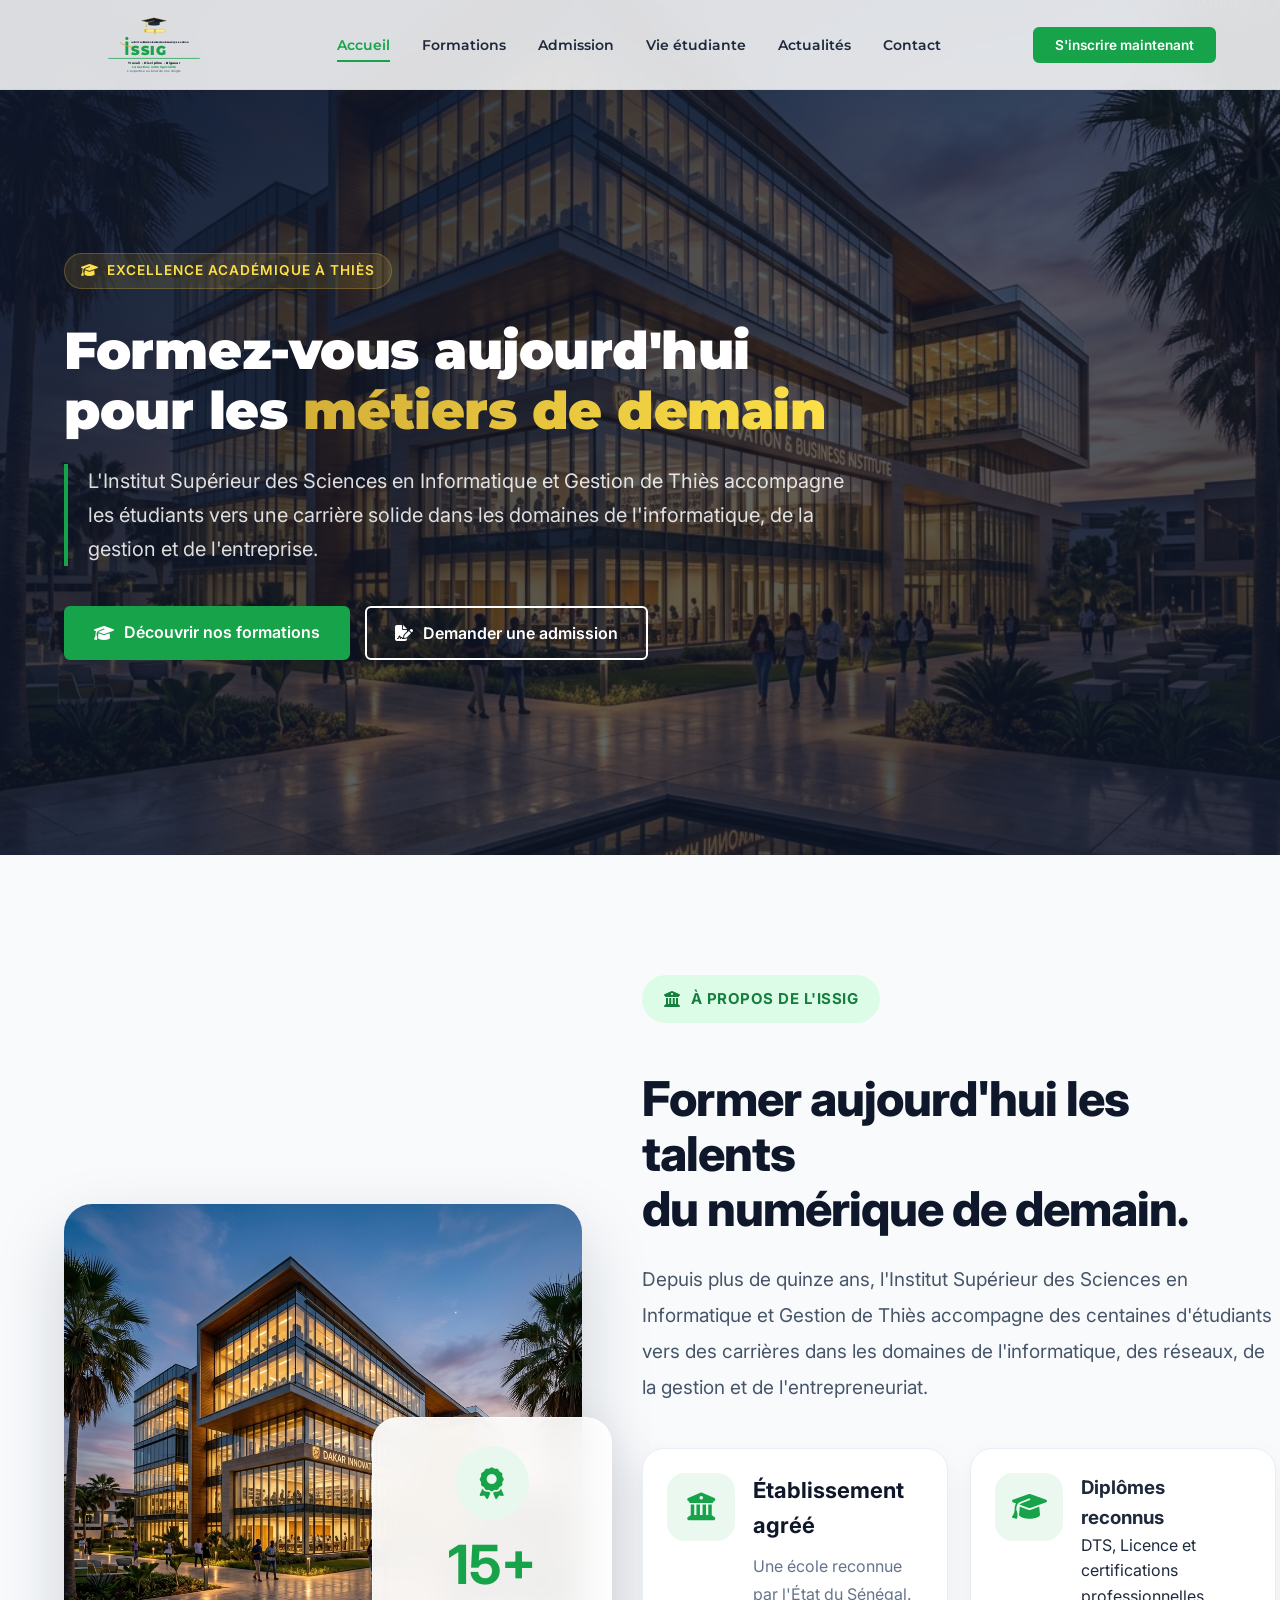
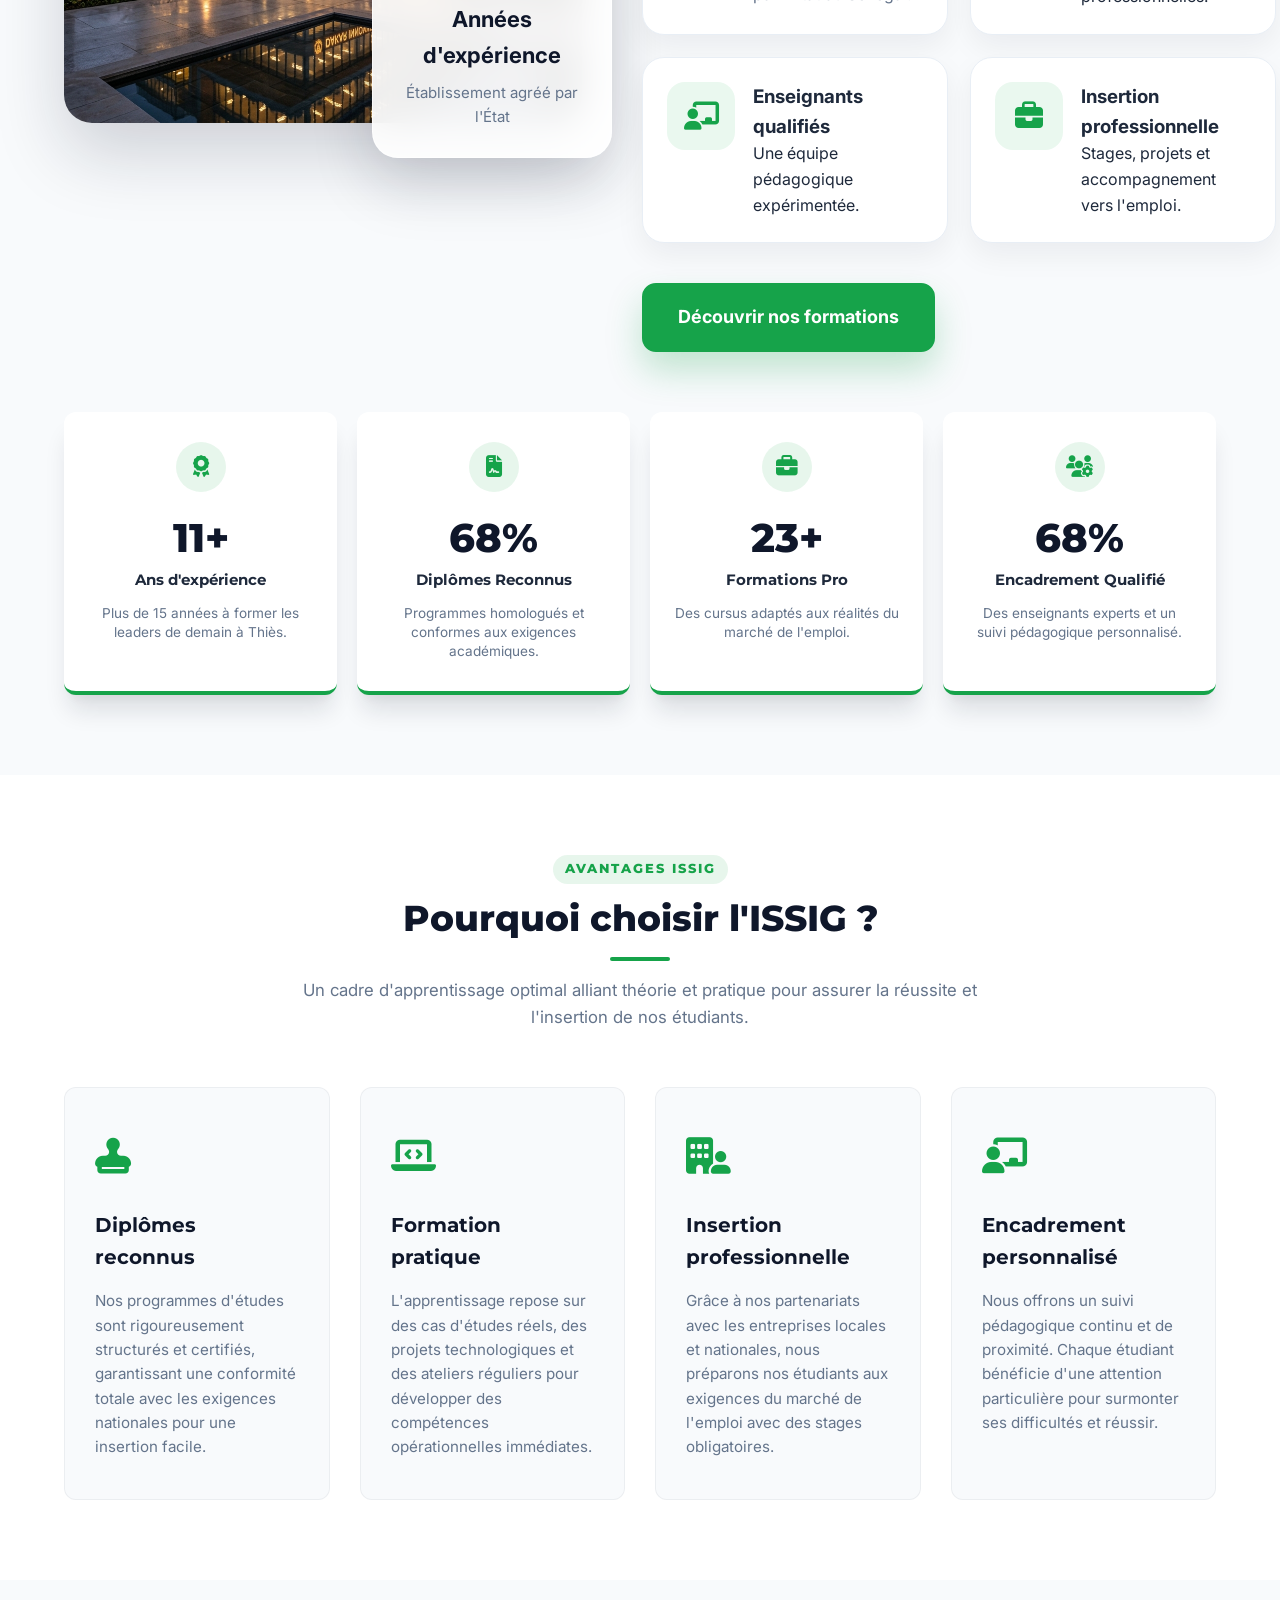
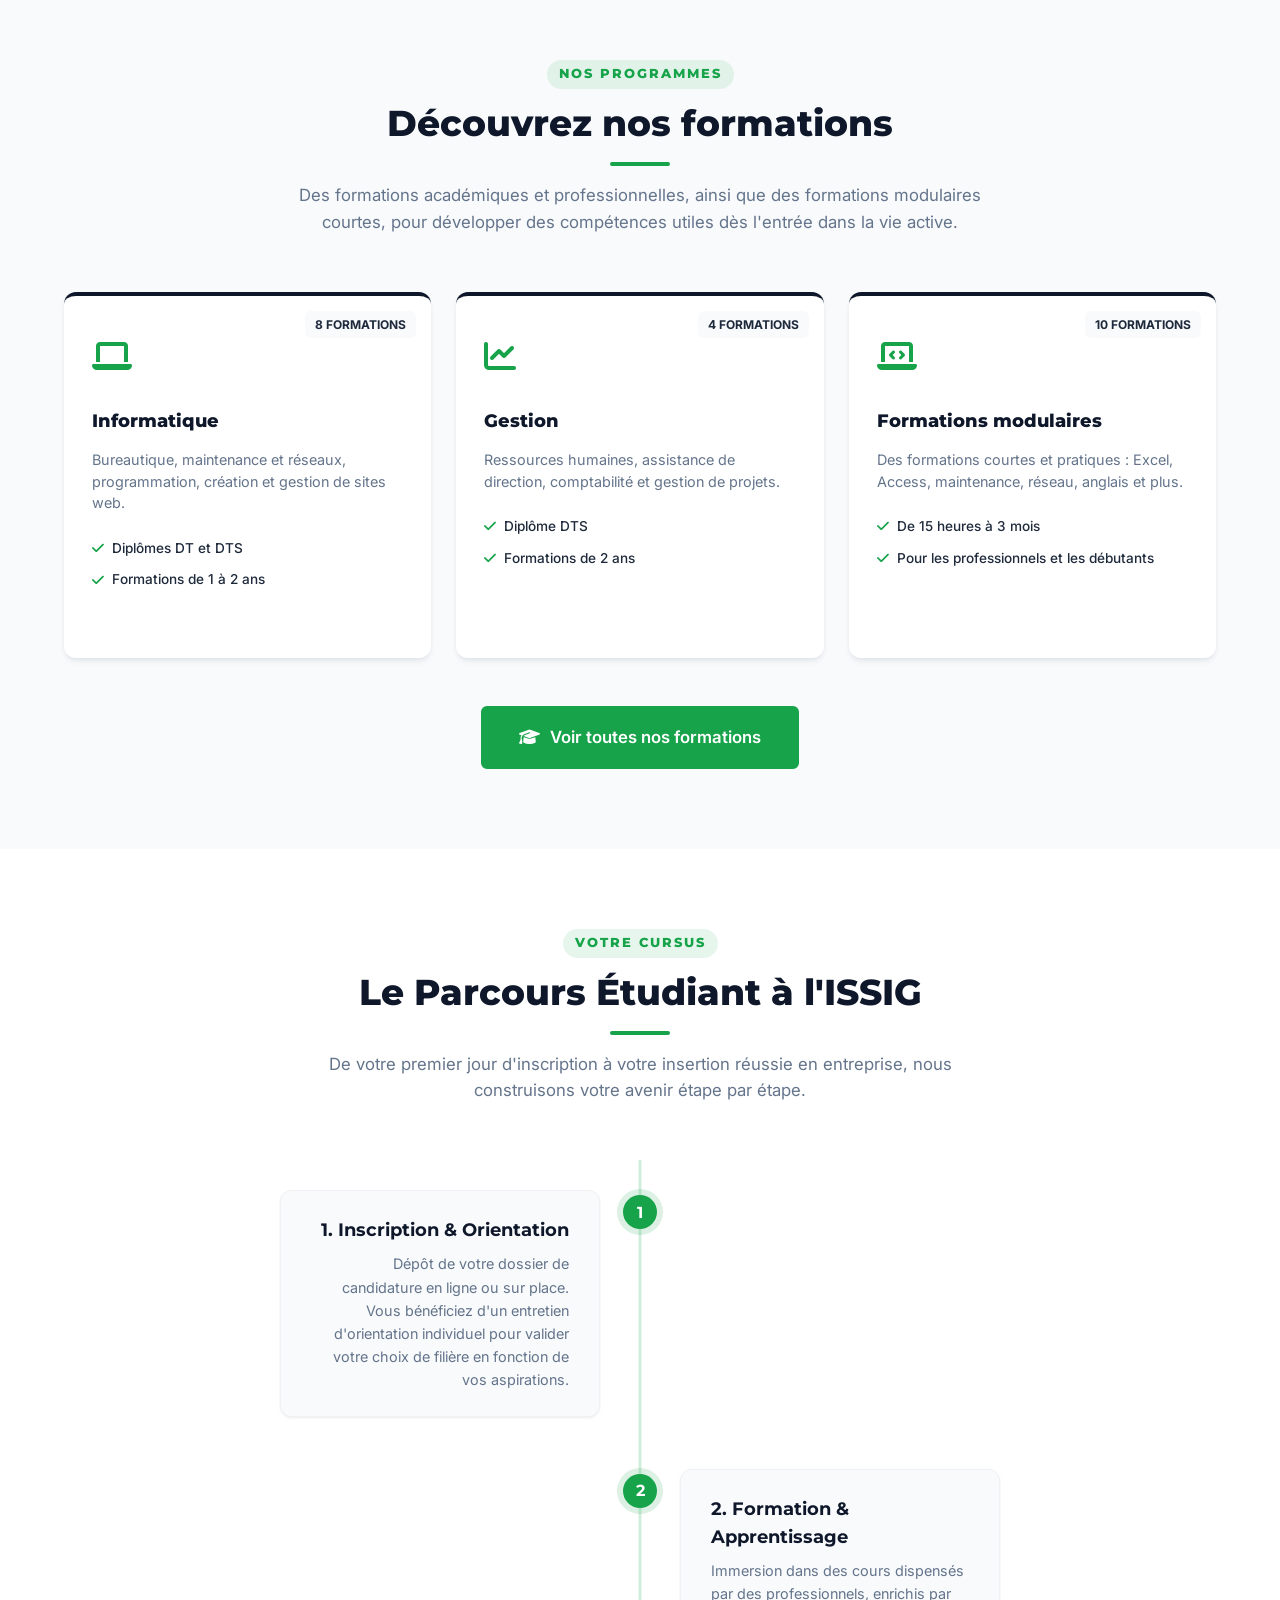
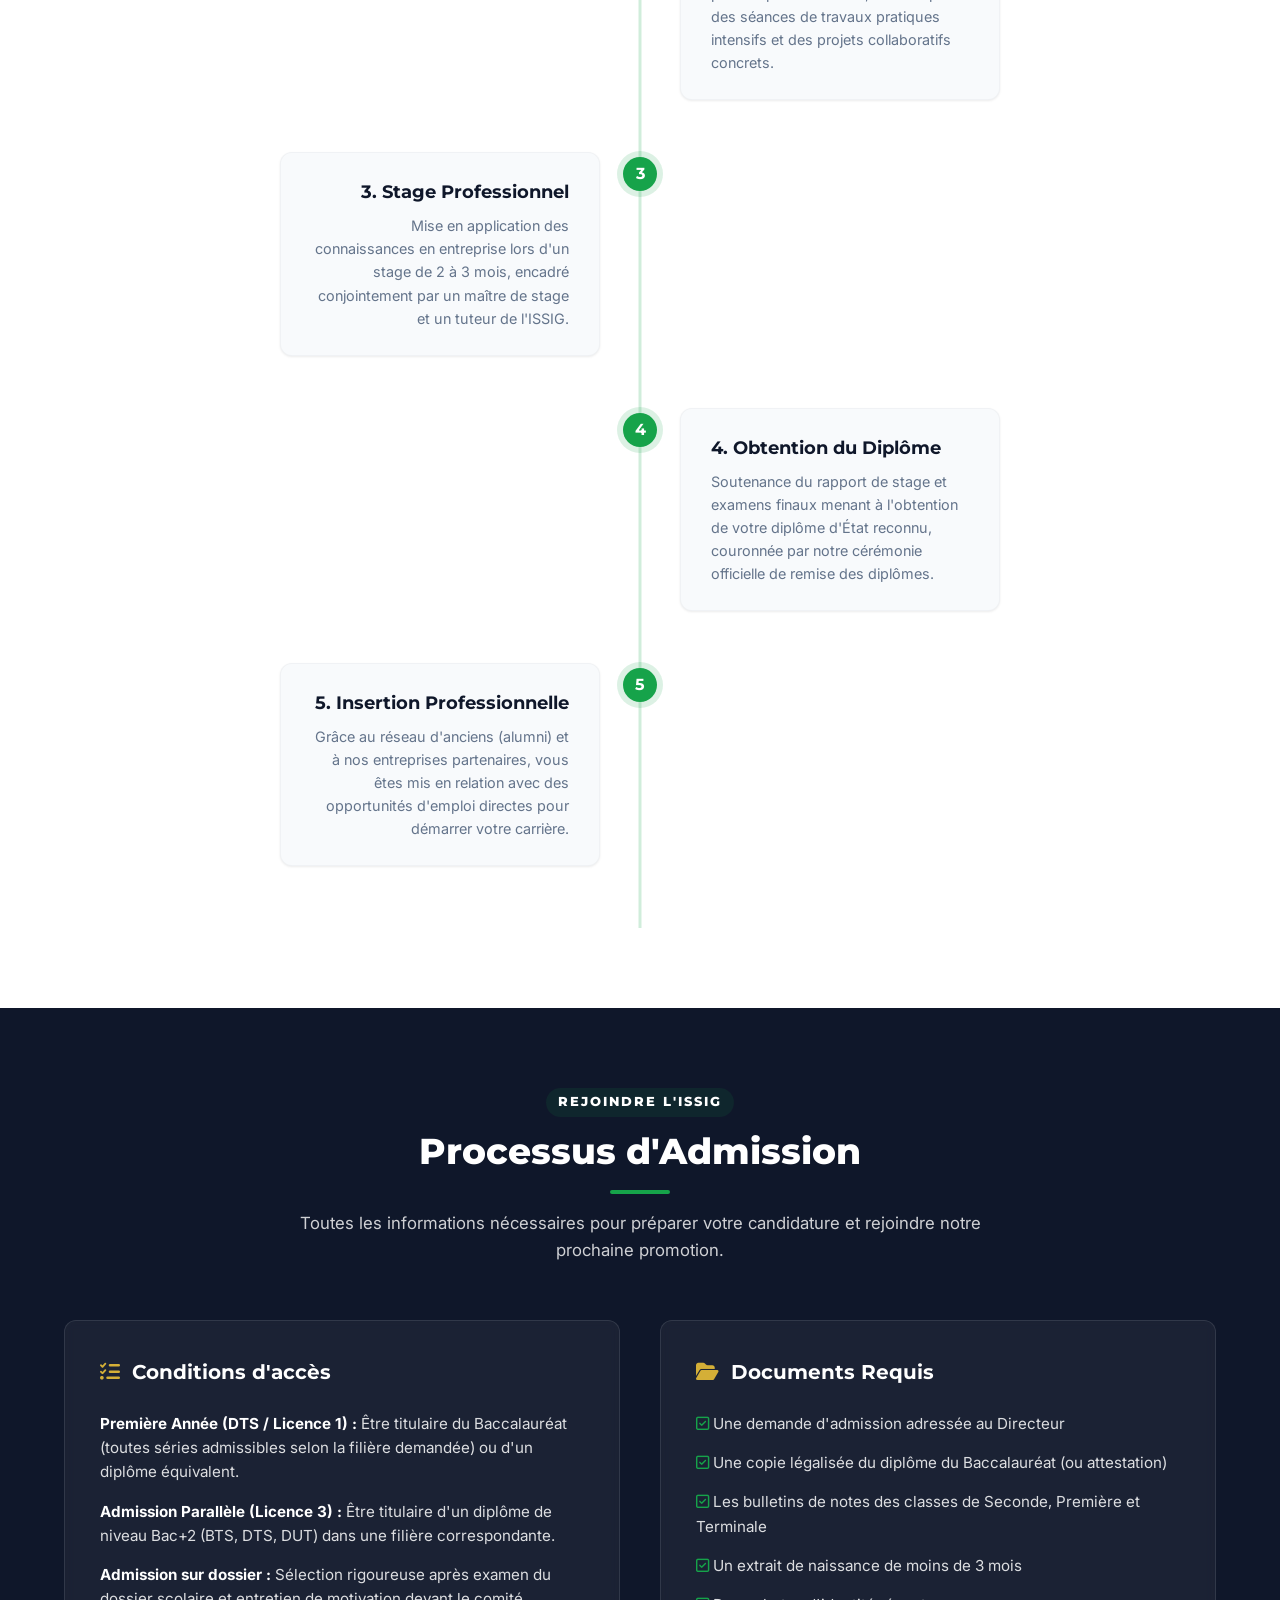
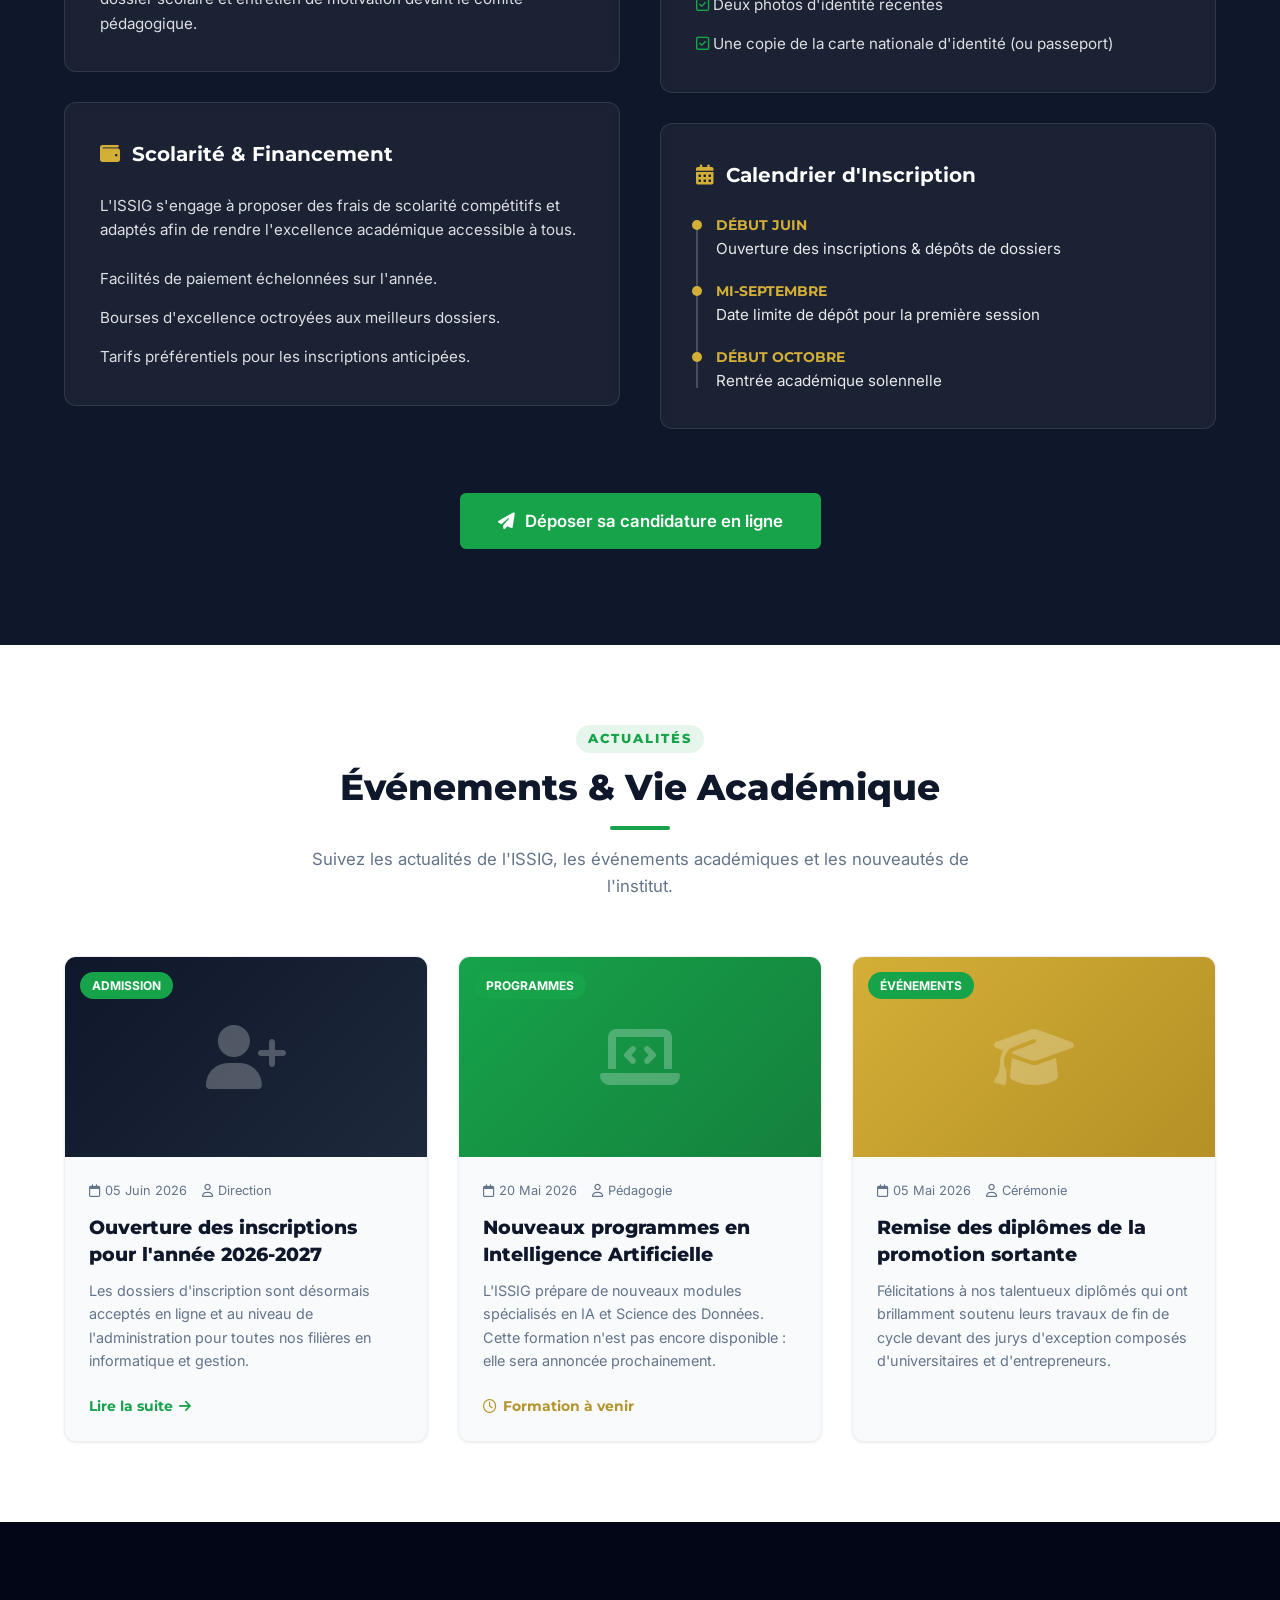
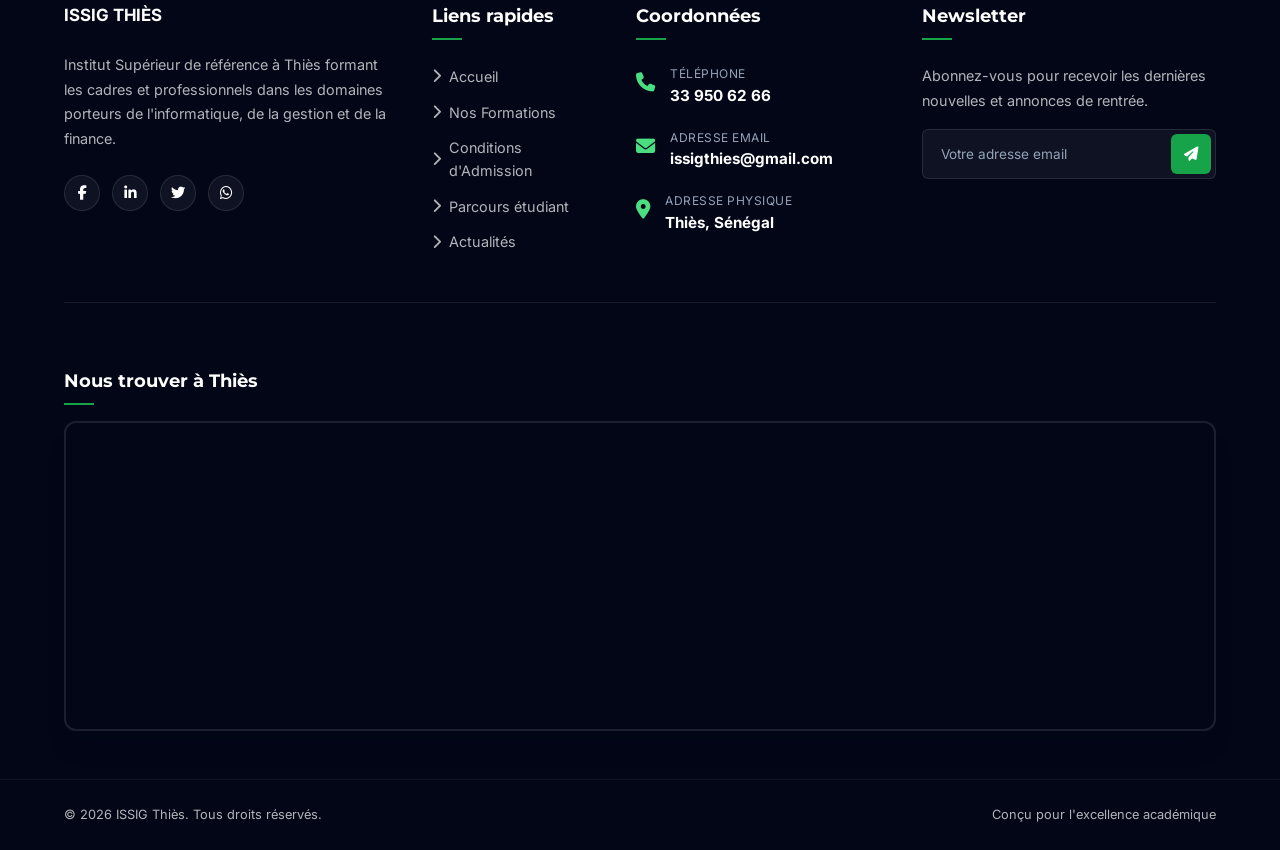
<file: index.html>
<!DOCTYPE html>
<html lang="fr">

<head>
  <meta charset="UTF-8">
  <meta name="viewport" content="width=device-width, initial-scale=1.0">
  <title>ISSIG Thiès - Institut Supérieur des Sciences en Informatique et Gestion</title>
  <meta name="description"
    content="Rejoignez l'ISSIG de Thiès, l'institut supérieur d'excellence en Informatique, Gestion et Administration au Sénégal. Formations reconnues, stages garantis et insertion professionnelle.">
  <meta name="keywords"
    content="ISSIG, ISSIG Thiès, école informatique Sénégal, école gestion Sénégal, université Thiès, formation informatique, gestion d'entreprise, comptabilité Sénégal">
  <meta name="author" content="ISSIG">

  <!-- Favicon -->
  <link rel="icon" type="image/svg+xml"
    href="data:image/svg+xml,<svg xmlns=%22http://www.w3.org/2000/svg%22 viewBox=%220 0 100 100%22><text y=%22.9em%22 font-size=%2290%22>🎓</text></svg>">

  <!-- Google Fonts -->
  <link rel="preconnect" href="https://fonts.googleapis.com">
  <link rel="preconnect" href="https://fonts.gstatic.com" crossorigin>
  <link
    href="https://fonts.googleapis.com/css2?family=Inter:wght@300;400;500;600;700&family=Montserrat:wght@400;500;600;700;800;900&display=swap"
    rel="stylesheet">

  <!-- FontAwesome for some standard icons -->
  <link rel="stylesheet" href="https://cdnjs.cloudflare.com/ajax/libs/font-awesome/6.4.0/css/all.min.css">

  <!-- Custom CSS -->
  <link rel="stylesheet" href="assets/css/style.css">
</head>

<body>

  <!-- Header Section -->
  <header id="header" class="site-header">
    <div class="container header-container">
      <!-- Logo Container -->
      <a href="#" class="logo-link" id="logo-anchor" aria-label="Accueil ISSIG">
        <div class="logo-wrapper">
          <svg class="issig-logo-svg" viewBox="0 0 400 210" xmlns="http://www.w3.org/2000/svg">
            <!-- Graduation Cap (Mortier) -->
            <g transform="translate(155, 5)">
              <path d="M 0,15 L 45,5 L 90,15 L 45,25 Z" fill="#0F172A" stroke="#D4AF37" stroke-width="1.2" />
              <path d="M 25,19 L 25,28 C 25,33 65,33 65,28 L 65,19" fill="#1E293B" />
              <path d="M 45,15 L 18,22 L 18,34" fill="none" stroke="#D4AF37" stroke-width="1.8"
                stroke-linecap="round" />
              <circle cx="18" cy="34" r="2.5" fill="#D4AF37" />
            </g>

            <!-- Scroll (Parchemin) -->
            <g transform="translate(160, 38)">
              <path d="M 10,12 C 5,12 5,22 10,22 L 75,22 C 80,22 80,12 75,12 Z" fill="#FEF08A" stroke="#D4AF37"
                stroke-width="1.5" />
              <path d="M 10,12 C 15,12 15,22 10,22" fill="none" stroke="#D4AF37" stroke-width="1.5" />
              <ellipse cx="10" cy="17" rx="3" ry="5" fill="#EAB308" stroke="#D4AF37" stroke-width="1" />
              <rect x="40" y="11.5" width="6" height="11" fill="#D4AF37" />
              <path d="M 43,22.5 L 40,29 L 46,29 Z" fill="#D4AF37" />
            </g>

            <!-- iSSIG Graphic & Text -->
            <g>
              <!-- i dot -->
              <circle cx="105" cy="82" r="5.5" fill="#16A34A" />
              <!-- i body -->
              <rect x="100" y="93" width="10" height="47" rx="2.5" fill="#16A34A" />
              <!-- Gold Arc crossing the "i" -->
              <path d="M 82,96 C 92,106 115,114 145,114" fill="none" stroke="#D4AF37" stroke-width="3"
                stroke-linecap="round" />
              <!-- School Name -->
              <text x="120" y="97" font-family="'Montserrat', sans-serif" font-size="7.5" font-weight="800"
                fill="#0F172A" letter-spacing="0.1" textLength="200" lengthAdjust="spacingAndGlyphs">
                INSTITUT SUPÉRIEUR DES SCIENCES INFORMATIQUE & GESTION
              </text>
              <!-- SSIG Large Letters -->
              <text x="120" y="140" font-family="'Montserrat', sans-serif" font-size="44" font-weight="900"
                fill="#16A34A" letter-spacing="2">
                SSIG
              </text>
            </g>

            <!-- Separator Line -->
            <line x1="40" y1="152" x2="360" y2="152" stroke="#16A34A" stroke-width="2.5" />

            <!-- Mottos (Devises) -->
            <g transform="translate(200, 155)">
              <text x="0" y="15" font-family="'Montserrat', sans-serif" font-size="10.5" font-weight="800"
                fill="#0F172A" letter-spacing="0.8" text-anchor="middle">
                Travail - Discipline - Rigueur
              </text>
              <text x="0" y="29" font-family="'Montserrat', sans-serif" font-size="10.5" font-weight="700"
                fill="#16A34A" text-anchor="middle" font-style="italic">
                La Gestion, notre Spécialité
              </text>
              <text x="0" y="43" font-family="'Montserrat', sans-serif" font-size="10" font-weight="600" fill="#64748B"
                text-anchor="middle">
                L'expertise au bout de nos doigts
              </text>
            </g>
          </svg>
        </div>
      </a>

      <!-- Navigation Menu -->
      <nav class="main-nav" id="main-nav">
        <ul class="nav-list">
          <li><a href="#" class="nav-link active">Accueil</a></li>
          <li><a href="formations.html" class="nav-link" target="_blank" rel="noopener noreferrer">Formations</a></li>
          <li><a href="#admission" class="nav-link">Admission</a></li>
          <li><a href="#parcours" class="nav-link">Vie étudiante</a></li>
          <li><a href="#actualites" class="nav-link">Actualités</a></li>
          <li><a href="#contact" class="nav-link">Contact</a></li>
        </ul>
      </nav>

      <!-- CTA Button & Menu Toggle -->
      <div class="header-actions">
        <button class="btn btn-primary btn-header open-admission-modal" id="header-cta">S'inscrire maintenant</button>
        <button class="menu-toggle" id="menu-toggle" aria-label="Ouvrir le menu">
          <span class="bar"></span>
          <span class="bar"></span>
          <span class="bar"></span>
        </button>
      </div>
    </div>
  </header>

  <!-- Mobile Navigation Overlay -->
  <div class="mobile-nav-overlay" id="mobile-nav-overlay">
    <div class="mobile-menu-container">
      <ul class="mobile-nav-list">
        <li><a href="#" class="mobile-nav-link active">Accueil</a></li>
        <li><a href="formations.html" class="mobile-nav-link" target="_blank" rel="noopener noreferrer">Formations</a></li>
        <li><a href="#admission" class="mobile-nav-link">Admission</a></li>
        <li><a href="#parcours" class="mobile-nav-link">Vie étudiante</a></li>
        <li><a href="#actualites" class="mobile-nav-link">Actualités</a></li>
        <li><a href="#contact" class="mobile-nav-link">Contact</a></li>
      </ul>
      <button class="btn btn-primary open-admission-modal" style="width: 100%; margin-top: 2rem;">S'inscrire
        maintenant</button>
    </div>
  </div>

  <!-- Hero Section -->
  <section id="hero" class="hero-section">
    <div class="hero-bg-overlay"></div>
    <div class="container hero-container">
      <div class="hero-content scroll-reveal">
        <span class="hero-badge"><i class="fa-solid fa-graduation-cap"></i> Excellence Académique à Thiès</span>
        <h1 class="hero-title">Formez-vous aujourd'hui pour les <span>métiers de demain</span></h1>
        <p class="hero-subtitle">
          L'Institut Supérieur des Sciences en Informatique et Gestion de Thiès accompagne les étudiants vers une
          carrière solide dans les domaines de l'informatique, de la gestion et de l'entreprise.
        </p>
        <div class="hero-actions">
          <a href="formations.html" class="btn btn-primary" target="_blank" rel="noopener noreferrer"><i class="fa-solid fa-graduation-cap"></i> Découvrir nos
            formations</a>
          <button class="btn btn-outline open-admission-modal"><i class="fa-solid fa-file-signature"></i> Demander une
            admission</button>
        </div>
      </div>
    </div>
  </section>

  <!-- =========================================
     ABOUT SECTION
========================================== -->
  <section class="about-section" id="about">

    <div class="container about-container">

      <!-- IMAGE -->
      <div class="about-image scroll-reveal">

        <img src="assets/images/hero_campus_bg.png">

        <div class="about-card">

          <div class="card-icon">
            <i class="fa-solid fa-award"></i>
          </div>

          <h2>15+</h2>

          <h4>Années d'expérience</h4>

          <p>Établissement agréé par l'État</p>

        </div>

      </div>

      <!-- TEXTE -->
      <div class="about-content scroll-reveal">

        <span class="section-badge">

          <i class="fa-solid fa-building-columns"></i>

          À PROPOS DE L'ISSIG

        </span>

        <h2>
          Former aujourd'hui les talents<br>
          du numérique de demain.
        </h2>

        <p class="about-description">

          Depuis plus de quinze ans, l'Institut Supérieur des Sciences
          en Informatique et Gestion de Thiès accompagne des centaines
          d'étudiants vers des carrières dans les domaines de
          l'informatique, des réseaux, de la gestion et de
          l'entrepreneuriat.

        </p>

        <!-- AVANTAGES -->

        <div class="features-grid">

          <div class="feature-card">

            <div class="feature-icon">
              <i class="fa-solid fa-building-columns"></i>
            </div>

            <div class="feature-content">

              <h3>Établissement agréé</h3>

              <p>
                Une école reconnue par l'État du Sénégal.
              </p>

            </div>

          </div>

          <div class="feature-card">

            <div class="feature-icon">
              <i class="fa-solid fa-graduation-cap"></i>
            </div>

            <div class="feature-text">

              <h3>Diplômes reconnus</h3>

              <p>
                DTS, Licence et certifications professionnelles.
              </p>

            </div>

          </div>

          <div class="feature-card">

            <div class="feature-icon">
              <i class="fa-solid fa-chalkboard-user"></i>
            </div>

            <div class="feature-text">

              <h3>Enseignants qualifiés</h3>

              <p>
                Une équipe pédagogique expérimentée.
              </p>

            </div>

          </div>

          <div class="feature-card">

            <div class="feature-icon">
              <i class="fa-solid fa-briefcase"></i>
            </div>

            <div class="feature-text">

              <h3>Insertion professionnelle</h3>

              <p>
                Stages, projets et accompagnement vers l'emploi.
              </p>

            </div>

          </div>

        </div>

        <a href="formations.html" class="about-btn btn btn-primary" target="_blank" rel="noopener noreferrer">

          Découvrir nos formations

        </a>

      </div>

    </div>


  </section>
  <!-- Key Figures Section -->
  <section class="figures-section" id="figures">
    <div class="container">
      <div class="figures-grid">
        <div class="figure-card scroll-reveal">
          <div class="figure-icon"><i class="fa-solid fa-award"></i></div>
          <div class="figure-number" data-target="15">0</div>
          <div class="figure-label">Ans d'expérience</div>
          <p class="figure-desc">Plus de 15 années à former les leaders de demain à Thiès.</p>
        </div>
        <div class="figure-card scroll-reveal" style="animation-delay: 0.1s;">
          <div class="figure-icon"><i class="fa-solid fa-file-contract"></i></div>
          <div class="figure-number" data-target="100">0</div>
          <div class="figure-label">Diplômes Reconnus</div>
          <p class="figure-desc">Programmes homologués et conformes aux exigences académiques.</p>
        </div>
        <div class="figure-card scroll-reveal" style="animation-delay: 0.2s;">
          <div class="figure-icon"><i class="fa-solid fa-briefcase"></i></div>
          <div class="figure-number" data-target="30">0</div>
          <div class="figure-label">Formations Pro</div>
          <p class="figure-desc">Des cursus adaptés aux réalités du marché de l'emploi.</p>
        </div>
        <div class="figure-card scroll-reveal" style="animation-delay: 0.3s;">
          <div class="figure-icon"><i class="fa-solid fa-users-gear"></i></div>
          <div class="figure-number" data-target="100">0</div>
          <div class="figure-label">Encadrement Qualifié</div>
          <p class="figure-desc">Des enseignants experts et un suivi pédagogique personnalisé.</p>
        </div>
      </div>
    </div>
  </section>

  <!-- Why Choose ISSIG Section -->
  <section class="why-section" id="why-choose-us">
    <div class="container">
      <div class="section-header scroll-reveal">
        <span class="section-tag">Avantages ISSIG</span>
        <h2 class="section-title">Pourquoi choisir l'ISSIG ?</h2>
        <div class="section-line"></div>
        <p class="section-subtitle">
          Un cadre d'apprentissage optimal alliant théorie et pratique pour assurer la réussite et l'insertion de nos
          étudiants.
        </p>
      </div>

      <div class="why-grid">
        <!-- Benefit 1 -->
        <div class="why-card scroll-reveal">
          <div class="why-card-icon"><i class="fa-solid fa-stamp"></i></div>
          <h3 class="why-card-title">Diplômes reconnus</h3>
          <p class="why-card-text">
            Nos programmes d'études sont rigoureusement structurés et certifiés, garantissant une conformité totale avec
            les exigences nationales pour une insertion facile.
          </p>
          <span class="why-card-gold-corner"></span>
        </div>

        <!-- Benefit 2 -->
        <div class="why-card scroll-reveal" style="animation-delay: 0.1s;">
          <div class="why-card-icon"><i class="fa-solid fa-laptop-code"></i></div>
          <h3 class="why-card-title">Formation pratique</h3>
          <p class="why-card-text">
            L'apprentissage repose sur des cas d'études réels, des projets technologiques et des ateliers réguliers pour
            développer des compétences opérationnelles immédiates.
          </p>
          <span class="why-card-gold-corner"></span>
        </div>

        <!-- Benefit 3 -->
        <div class="why-card scroll-reveal" style="animation-delay: 0.2s;">
          <div class="why-card-icon"><i class="fa-solid fa-building-user"></i></div>
          <h3 class="why-card-title">Insertion professionnelle</h3>
          <p class="why-card-text">
            Grâce à nos partenariats avec les entreprises locales et nationales, nous préparons nos étudiants aux
            exigences du marché de l'emploi avec des stages obligatoires.
          </p>
          <span class="why-card-gold-corner"></span>
        </div>

        <!-- Benefit 4 -->
        <div class="why-card scroll-reveal" style="animation-delay: 0.3s;">
          <div class="why-card-icon"><i class="fa-solid fa-chalkboard-user"></i></div>
          <h3 class="why-card-title">Encadrement personnalisé</h3>
          <p class="why-card-text">
            Nous offrons un suivi pédagogique continu et de proximité. Chaque étudiant bénéficie d'une attention
            particulière pour surmonter ses difficultés et réussir.
          </p>
          <span class="why-card-gold-corner"></span>
        </div>
      </div>
    </div>
  </section>

  <!-- Formations Section (aperçu : le catalogue complet est dans formations.html) -->
  <section class="formations-section" id="formations">
    <div class="container">
      <div class="section-header scroll-reveal">
        <span class="section-tag">Nos Programmes</span>
        <h2 class="section-title">Découvrez nos formations</h2>
        <div class="section-line"></div>
        <p class="section-subtitle">
          Des formations académiques et professionnelles, ainsi que des formations modulaires courtes, pour
          développer des compétences utiles dès l'entrée dans la vie active.
        </p>
      </div>

      <div class="programs-grid scroll-reveal">

        <div class="program-card">
          <div class="program-badge">8 formations</div>
          <div class="program-icon"><i class="fa-solid fa-laptop"></i></div>
          <h4 class="program-title">Informatique</h4>
          <p class="program-text">Bureautique, maintenance et réseaux, programmation, création et gestion de sites web.</p>
          <ul class="program-details">
            <li><i class="fa-solid fa-check text-green"></i> Diplômes DT et DTS</li>
            <li><i class="fa-solid fa-check text-green"></i> Formations de 1 à 2 ans</li>
          </ul>
        </div>

        <div class="program-card">
          <div class="program-badge">4 formations</div>
          <div class="program-icon"><i class="fa-solid fa-chart-line"></i></div>
          <h4 class="program-title">Gestion</h4>
          <p class="program-text">Ressources humaines, assistance de direction, comptabilité et gestion de projets.</p>
          <ul class="program-details">
            <li><i class="fa-solid fa-check text-green"></i> Diplôme DTS</li>
            <li><i class="fa-solid fa-check text-green"></i> Formations de 2 ans</li>
          </ul>
        </div>

        <div class="program-card">
          <div class="program-badge">10 formations</div>
          <div class="program-icon"><i class="fa-solid fa-laptop-code"></i></div>
          <h4 class="program-title">Formations modulaires</h4>
          <p class="program-text">Des formations courtes et pratiques : Excel, Access, maintenance, réseau, anglais et plus.</p>
          <ul class="program-details">
            <li><i class="fa-solid fa-check text-green"></i> De 15 heures à 3 mois</li>
            <li><i class="fa-solid fa-check text-green"></i> Pour les professionnels et les débutants</li>
          </ul>
        </div>

      </div>

      <div class="scroll-reveal" style="text-align: center; margin-top: 3rem;">
        <a href="formations.html" class="btn btn-primary btn-large" target="_blank" rel="noopener noreferrer">
          <i class="fa-solid fa-graduation-cap"></i> Voir toutes nos formations
        </a>
      </div>
    </div>
  </section>

  <!-- Parcours Étudiant (Timeline) Section -->
  <section class="timeline-section" id="parcours">
    <div class="container">
      <div class="section-header scroll-reveal">
        <span class="section-tag">Votre Cursus</span>
        <h2 class="section-title">Le Parcours Étudiant à l'ISSIG</h2>
        <div class="section-line"></div>
        <p class="section-subtitle">
          De votre premier jour d'inscription à votre insertion réussie en entreprise, nous construisons votre avenir
          étape par étape.
        </p>
      </div>

      <div class="timeline">
        <!-- Step 1 -->
        <div class="timeline-item scroll-reveal">
          <div class="timeline-dot">1</div>
          <div class="timeline-content">
            <h3 class="timeline-title">1. Inscription & Orientation</h3>
            <p class="timeline-text">
              Dépôt de votre dossier de candidature en ligne ou sur place. Vous bénéficiez d'un entretien d'orientation
              individuel pour valider votre choix de filière en fonction de vos aspirations.
            </p>
          </div>
        </div>

        <!-- Step 2 -->
        <div class="timeline-item scroll-reveal">
          <div class="timeline-dot">2</div>
          <div class="timeline-content">
            <h3 class="timeline-title">2. Formation & Apprentissage</h3>
            <p class="timeline-text">
              Immersion dans des cours dispensés par des professionnels, enrichis par des séances de travaux pratiques
              intensifs et des projets collaboratifs concrets.
            </p>
          </div>
        </div>

        <!-- Step 3 -->
        <div class="timeline-item scroll-reveal">
          <div class="timeline-dot">3</div>
          <div class="timeline-content">
            <h3 class="timeline-title">3. Stage Professionnel</h3>
            <p class="timeline-text">
              Mise en application des connaissances en entreprise lors d'un stage de 2 à 3 mois, encadré conjointement
              par un maître de stage et un tuteur de l'ISSIG.
            </p>
          </div>
        </div>

        <!-- Step 4 -->
        <div class="timeline-item scroll-reveal">
          <div class="timeline-dot">4</div>
          <div class="timeline-content">
            <h3 class="timeline-title">4. Obtention du Diplôme</h3>
            <p class="timeline-text">
              Soutenance du rapport de stage et examens finaux menant à l'obtention de votre diplôme d'État reconnu,
              couronnée par notre cérémonie officielle de remise des diplômes.
            </p>
          </div>
        </div>

        <!-- Step 5 -->
        <div class="timeline-item scroll-reveal">
          <div class="timeline-dot">5</div>
          <div class="timeline-content">
            <h3 class="timeline-title">5. Insertion Professionnelle</h3>
            <p class="timeline-text">
              Grâce au réseau d'anciens (alumni) et à nos entreprises partenaires, vous êtes mis en relation avec des
              opportunités d'emploi directes pour démarrer votre carrière.
            </p>
          </div>
        </div>
      </div>
    </div>
  </section>

  <!-- Admission Section -->
  <section class="admission-section" id="admission">
    <div class="container">
      <div class="section-header scroll-reveal">
        <span class="section-tag text-white">Rejoindre l'ISSIG</span>
        <h2 class="section-title text-white">Processus d'Admission</h2>
        <div class="section-line bg-gold"></div>
        <p class="section-subtitle text-white-opacity">
          Toutes les informations nécessaires pour préparer votre candidature et rejoindre notre prochaine promotion.
        </p>
      </div>

      <div class="admission-grid">
        <!-- Left: Conditions & Tuition -->
        <div class="admission-col scroll-reveal">
          <div class="admission-card">
            <h3 class="admission-card-title"><i class="fa-solid fa-list-check text-green"></i> Conditions d'accès</h3>
            <ul class="admission-list">
              <li><strong>Première Année (DTS / Licence 1) :</strong> Être titulaire du Baccalauréat (toutes séries
                admissibles selon la filière demandée) ou d'un diplôme équivalent.</li>
              <li><strong>Admission Parallèle (Licence 3) :</strong> Être titulaire d'un diplôme de niveau Bac+2 (BTS,
                DTS, DUT) dans une filière correspondante.</li>
              <li><strong>Admission sur dossier :</strong> Sélection rigoureuse après examen du dossier scolaire et
                entretien de motivation devant le comité pédagogique.</li>
            </ul>
          </div>

          <div class="admission-card">
            <h3 class="admission-card-title"><i class="fa-solid fa-wallet text-green"></i> Scolarité & Financement</h3>
            <p class="admission-text">
              L'ISSIG s'engage à proposer des frais de scolarité compétitifs et adaptés afin de rendre l'excellence
              académique accessible à tous.
            </p>
            <ul class="admission-list">
              <li>Facilités de paiement échelonnées sur l'année.</li>
              <li>Bourses d'excellence octroyées aux meilleurs dossiers.</li>
              <li>Tarifs préférentiels pour les inscriptions anticipées.</li>
            </ul>
          </div>
        </div>

        <!-- Right: Required Docs & Calendar -->
        <div class="admission-col scroll-reveal" style="animation-delay: 0.15s;">
          <div class="admission-card">
            <h3 class="admission-card-title"><i class="fa-solid fa-folder-open text-green"></i> Documents Requis</h3>
            <ul class="admission-list">
              <li><i class="fa-regular fa-square-check text-green"></i> Une demande d'admission adressée au Directeur
              </li>
              <li><i class="fa-regular fa-square-check text-green"></i> Une copie légalisée du diplôme du Baccalauréat
                (ou attestation)</li>
              <li><i class="fa-regular fa-square-check text-green"></i> Les bulletins de notes des classes de Seconde,
                Première et Terminale</li>
              <li><i class="fa-regular fa-square-check text-green"></i> Un extrait de naissance de moins de 3 mois</li>
              <li><i class="fa-regular fa-square-check text-green"></i> Deux photos d'identité récentes</li>
              <li><i class="fa-regular fa-square-check text-green"></i> Une copie de la carte nationale d'identité (ou
                passeport)</li>
            </ul>
          </div>

          <div class="admission-card">
            <h3 class="admission-card-title"><i class="fa-solid fa-calendar-days text-green"></i> Calendrier
              d'Inscription</h3>
            <ul class="admission-timeline">
              <li>
                <span class="timeline-date">Début Juin</span>
                <span class="timeline-event">Ouverture des inscriptions & dépôts de dossiers</span>
              </li>
              <li>
                <span class="timeline-date">Mi-Septembre</span>
                <span class="timeline-event">Date limite de dépôt pour la première session</span>
              </li>
              <li>
                <span class="timeline-date">Début Octobre</span>
                <span class="timeline-event">Rentrée académique solennelle</span>
              </li>
            </ul>
          </div>
        </div>
      </div>

      <div class="admission-footer scroll-reveal">
        <button class="btn btn-primary btn-large open-admission-modal"><i class="fa-solid fa-paper-plane"></i> Déposer
          sa candidature en ligne</button>
      </div>
    </div>
  </section>

  <!-- News Section (Blog) -->
  <section class="blog-section" id="actualites">
    <div class="container">
      <div class="section-header scroll-reveal">
        <span class="section-tag">Actualités</span>
        <h2 class="section-title">Événements & Vie Académique</h2>
        <div class="section-line"></div>
        <p class="section-subtitle">
          Suivez les actualités de l'ISSIG, les événements académiques et les nouveautés de l'institut.
        </p>
      </div>

      <div class="blog-grid">
        <!-- Post 1 -->
        <article class="blog-card scroll-reveal">
          <div class="blog-image-wrapper">
            <span class="blog-category-badge">Admission</span>
            <div class="blog-placeholder-img" style="background: linear-gradient(135deg, #0F172A 0%, #1E293B 100%);">
              <i class="fa-solid fa-user-plus"></i>
            </div>
          </div>
          <div class="blog-content">
            <div class="blog-meta">
              <span><i class="fa-regular fa-calendar"></i> 05 Juin 2026</span>
              <span><i class="fa-regular fa-user"></i> Direction</span>
            </div>
            <h3 class="blog-title"><a href="#admission">Ouverture des inscriptions pour l'année 2026-2027</a></h3>
            <p class="blog-excerpt">
              Les dossiers d'inscription sont désormais acceptés en ligne et au niveau de l'administration pour toutes
              nos filières en informatique et gestion.
            </p>
            <a href="#admission" class="blog-more-link">Lire la suite <i class="fa-solid fa-arrow-right"></i></a>
          </div>
        </article>

        <!-- Post 2 -->
        <article class="blog-card scroll-reveal" style="animation-delay: 0.1s;">
          <div class="blog-image-wrapper">
            <span class="blog-category-badge">Programmes</span>
            <div class="blog-placeholder-img" style="background: linear-gradient(135deg, #16A34A 0%, #15803D 100%);">
              <i class="fa-solid fa-laptop-code"></i>
            </div>
          </div>
          <div class="blog-content">
            <div class="blog-meta">
              <span><i class="fa-regular fa-calendar"></i> 20 Mai 2026</span>
              <span><i class="fa-regular fa-user"></i> Pédagogie</span>
            </div>
            <h3 class="blog-title">Nouveaux programmes en Intelligence Artificielle</h3>
            <p class="blog-excerpt">
              L'ISSIG prépare de nouveaux modules spécialisés en IA et Science des Données. Cette formation n'est pas
              encore disponible : elle sera annoncée prochainement.
            </p>
            <span class="blog-coming-soon"><i class="fa-regular fa-clock"></i> Formation à venir</span>
            <!-- QUAND LA FORMATION IA SERA DISPONIBLE :
                 1. Supprimer la ligne "Formation à venir" juste au-dessus.
                 2. Supprimer le commentaire HTML qui entoure le lien "Lire la suite" juste en dessous.
                 3. Mettre à jour le texte de l'actualité. -->
            <!--
            <a href="formations.html" class="blog-more-link" target="_blank" rel="noopener noreferrer">Lire la suite <i class="fa-solid fa-arrow-right"></i></a>
            -->
          </div>
        </article>

        <!-- Post 3 -->
        <article class="blog-card scroll-reveal" style="animation-delay: 0.2s;">
          <div class="blog-image-wrapper">
            <span class="blog-category-badge">Événements</span>
            <div class="blog-placeholder-img" style="background: linear-gradient(135deg, #D4AF37 0%, #B49026 100%);">
              <i class="fa-solid fa-graduation-cap"></i>
            </div>
          </div>
          <div class="blog-content">
            <div class="blog-meta">
              <span><i class="fa-regular fa-calendar"></i> 05 Mai 2026</span>
              <span><i class="fa-regular fa-user"></i> Cérémonie</span>
            </div>
            <h3 class="blog-title">Remise des diplômes de la promotion sortante</h3>
            <p class="blog-excerpt">
              Félicitations à nos talentueux diplômés qui ont brillamment soutenu leurs travaux de fin de cycle devant
              des jurys d'exception composés d'universitaires et d'entrepreneurs.
            </p>
          </div>
        </article>
      </div>
    </div>
  </section>

  <!-- Footer Section -->
  <footer class="site-footer" id="contact">
    <div class="container footer-top">
      <div class="footer-grid">
        <!-- Col 1: About -->
        <div class="footer-col scroll-reveal">
          <div class="footer-logo-wrapper">
            <!-- Simplified Logo for footer -->
            <h3 class="footer-title text-white">ISSIG THIÈS</h3>
          </div>
          <p class="footer-about">
            Institut Supérieur de référence à Thiès formant les cadres et professionnels dans les domaines porteurs de
            l'informatique, de la gestion et de la finance.
          </p>
          <div class="social-links">
            <!-- Réseaux sociaux : ajouter href="lien de la page" sur chaque icône quand les pages de l'ISSIG existeront -->
            <a aria-label="Facebook"><i class="fa-brands fa-facebook-f"></i></a>
            <a aria-label="LinkedIn"><i class="fa-brands fa-linkedin-in"></i></a>
            <a aria-label="Twitter"><i class="fa-brands fa-twitter"></i></a>
            <a aria-label="WhatsApp"><i class="fa-brands fa-whatsapp"></i></a>
          </div>
        </div>

        <!-- Col 2: Navigation -->
        <div class="footer-col scroll-reveal" style="animation-delay: 0.1s;">
          <h4 class="footer-col-title">Liens rapides</h4>
          <ul class="footer-links">
            <li><a href="#"><i class="fa-solid fa-chevron-right"></i> Accueil</a></li>
            <li><a href="formations.html" target="_blank" rel="noopener noreferrer"><i class="fa-solid fa-chevron-right"></i> Nos Formations</a></li>
            <li><a href="#admission"><i class="fa-solid fa-chevron-right"></i> Conditions d'Admission</a></li>
            <li><a href="#parcours"><i class="fa-solid fa-chevron-right"></i> Parcours étudiant</a></li>
            <li><a href="#actualites"><i class="fa-solid fa-chevron-right"></i> Actualités</a></li>
          </ul>
        </div>

        <!-- Col 3: Contact Info -->
        <div class="footer-col scroll-reveal" style="animation-delay: 0.2s;">
          <h4 class="footer-col-title">Coordonnées</h4>
          <ul class="footer-contact-list">
            <li>
              <div class="contact-icon"><i class="fa-solid fa-phone"></i></div>
              <div class="contact-text">
                <span>Téléphone</span>
                <strong><a href="tel:+221339506266">33 950 62 66</a></strong>
              </div>
            </li>
            <li>
              <div class="contact-icon"><i class="fa-solid fa-envelope"></i></div>
              <div class="contact-text">
                <span>Adresse email</span>
                <strong><a href="mailto:issigthies@gmail.com">issigthies@gmail.com</a></strong>
              </div>
            </li>
            <li>
              <div class="contact-icon"><i class="fa-solid fa-location-dot"></i></div>
              <div class="contact-text">
                <span>Adresse physique</span>
                <strong>Thiès, Sénégal</strong>
              </div>
            </li>
          </ul>
        </div>

        <!-- Col 4: Newsletter -->
        <div class="footer-col scroll-reveal" style="animation-delay: 0.3s;">
          <h4 class="footer-col-title">Newsletter</h4>
          <p class="footer-about" style="margin-bottom: 1rem;">Abonnez-vous pour recevoir les dernières nouvelles et
            annonces de rentrée.</p>
          <form class="newsletter-form" id="newsletter-form">
            <input type="email" placeholder="Votre adresse email" aria-label="Adresse email pour la newsletter"
              required>
            <button type="submit" aria-label="S'abonner"><i class="fa-solid fa-paper-plane"></i></button>
          </form>
          <div class="newsletter-msg" id="newsletter-msg"></div>
        </div>
      </div>
    </div>

    <!-- Google Maps Simulation / Iframe -->
    <div class="footer-map-container container scroll-reveal">
      <h4 class="footer-col-title" style="margin-top: 2rem; margin-bottom: 1rem;">Nous trouver à Thiès</h4>
      <div class="map-wrapper">
        <!-- Elegant dark theme styled OpenStreetMap or Google Map embed -->
        <!-- Center coordinates for Thiès, Sénégal -->
        <iframe title="Google Map ISSIG Thiès"
          src="https://www.google.com/maps/embed?pb=!1m18!1m12!1m3!1d15426.685984635848!2d-16.93883395!3d14.8146666!2m3!1f0!2f0!3f0!3m2!1i1024!2i768!4f13.1!3m3!1m2!1s0xec1bf4df5bbaea1%3A0x633390cbf5c026cb!2sThi%C3%A8s!5e0!3m2!1sfr!2ssn!4v1680000000000!5m2!1sfr!2ssn"
          width="100%" height="300" style="border:0;" allowfullscreen="" loading="lazy"
          referrerpolicy="no-referrer-when-downgrade">
        </iframe>
      </div>
    </div>

    <!-- Footer Bottom -->
    <div class="footer-bottom">
      <div class="container footer-bottom-container">
        <p>&copy; 2026 ISSIG Thiès. Tous droits réservés.</p>
        <p>Conçu pour l'excellence académique</p>
      </div>
    </div>
  </footer>

  <!-- Admission & Candidacy Modal -->
  <div class="modal-overlay" id="admission-modal">
    <div class="modal-box">
      <button class="modal-close" id="modal-close" aria-label="Fermer le formulaire">&times;</button>

      <div class="modal-header">
        <div class="modal-icon"><i class="fa-solid fa-graduation-cap"></i></div>
        <h3 class="modal-title">Candidature en Ligne</h3>
        <p class="modal-subtitle">Déposez votre dossier de candidature en quelques clics</p>
      </div>

      <form class="modal-form" id="candidacy-form" action="https://formspree.io/f/mgojllzp" method="POST">
        <div class="form-row">
          <div class="form-group">
            <label for="cand-lastname">Nom <span class="required">*</span></label>
            <input type="text" id="cand-lastname" name="lastname" required placeholder="Ex: Diop">
          </div>
          <div class="form-group">
            <label for="cand-firstname">Prénom <span class="required">*</span></label>
            <input type="text" id="cand-firstname" name="firstname" required placeholder="Ex: Moussa">
          </div>
        </div>

        <div class="form-row">
          <div class="form-group">
            <label for="cand-email">Adresse Email <span class="required">*</span></label>
            <input type="email" id="cand-email" name="email" required placeholder="Ex: moussa.diop@email.com">
          </div>
          <div class="form-group">
            <label for="cand-phone">Numéro de Téléphone <span class="required">*</span></label>
            <input type="tel" id="cand-phone" name="phone" required placeholder="Ex: 77 123 45 67">
          </div>
        </div>

        <div class="form-row">
          <div class="form-group">
            <label for="cand-level">Niveau d'études actuel <span class="required">*</span></label>
            <select id="cand-level" name="level" required>
              <option value="" disabled selected>Choisir votre niveau...</option>
              <option value="terminale">Classe de Terminale</option>
              <option value="bac">Titulaire du Baccalauréat</option>
              <option value="bac_plus_1">Bac +1</option>
              <option value="bac_plus_2">Bac +2 (BTS, DUT...)</option>
              <option value="licence">Titulaire de la Licence</option>
            </select>
          </div>
          <div class="form-group">
            <label for="cand-program">Filière d'intérêt souhaitée <span class="required">*</span></label>
            <select id="cand-program" name="program" required>
              <option value="" disabled selected>Sélectionner une formation...</option>
              <optgroup label="Formations académiques : Informatique">
                <option value="Académique : Informatique générale et bureautique">Informatique générale et bureautique</option>
                <option value="Académique : Assistance de direction">Assistance de direction</option>
                <option value="Académique : Maintenance informatique et réseaux">Maintenance informatique et réseaux</option>
                <option value="Académique : Analyste programmeur">Analyste programmeur</option>
                <option value="Académique : Création et gestion de site web">Création et gestion de site web</option>
                <option value="Académique : Technicien en bureautique informatique">Technicien en bureautique informatique</option>
                <option value="Académique : Technicien en maintenance informatique / réseaux">Technicien en maintenance informatique / réseaux</option>
                <option value="Académique : DTS Maintenance réseaux">DTS Maintenance réseaux</option>
              </optgroup>
              <optgroup label="Formations académiques : Gestion">
                <option value="Académique : Gestion des ressources humaines">Gestion des ressources humaines</option>
                <option value="Académique : Assistant de direction">Assistant de direction</option>
                <option value="Académique : Comptabilité et gestion des entreprises et des administrations">Comptabilité et gestion des entreprises et des administrations</option>
                <option value="Académique : Gestion des projets">Gestion des projets</option>
              </optgroup>
              <optgroup label="Formations modulaires">
                <option value="Modulaire : Bureautique professionnelle">Bureautique professionnelle</option>
                <option value="Modulaire : Microsoft Access">Microsoft Access</option>
                <option value="Modulaire : Excel niveau 2">Excel niveau 2</option>
                <option value="Modulaire : Maintenance informatique, niveau 1">Maintenance informatique, niveau 1</option>
                <option value="Modulaire : Maintenance informatique, niveau 2">Maintenance informatique, niveau 2</option>
                <option value="Modulaire : Réseau informatique">Réseau informatique</option>
                <option value="Modulaire : Comptabilité">Comptabilité</option>
                <option value="Modulaire : Gestion des ressources humaines">Gestion des ressources humaines</option>
                <option value="Modulaire : Anglais, tous niveaux">Anglais, tous niveaux</option>
                <option value="Modulaire : Gestion des projets">Gestion des projets</option>
              </optgroup>
            </select>
          </div>
        </div>

        <div class="form-group">
          <label for="cand-message">Pourquoi souhaitez-vous rejoindre l'ISSIG ? (Lettre de motivation
            facultative)</label>
          <textarea id="cand-message" name="message" rows="4"
            placeholder="Présentez brièvement vos motivations..."></textarea>
        </div>

        <input type="hidden" name="_subject" value="Nouvelle candidature ISSIG">
        <input type="hidden" name="_captcha" value="false">
        <button type="submit" class="btn btn-primary btn-large btn-block" id="candidacy-submit">
          <span class="btn-text">Soumettre ma candidature</span>
          <span class="btn-spinner hidden"><i class="fa-solid fa-circle-notch fa-spin"></i> Traitement...</span>
        </button>
      </form>

      <!-- Success message panel -->
      <div class="modal-success hidden" id="candidacy-success">
        <div class="success-icon"><i class="fa-solid fa-circle-check"></i></div>
        <h4 class="success-title">Candidature Soumise avec Succès !</h4>
        <p class="success-text">
          Merci, <strong id="success-user-name">Moussa</strong> ! Votre demande de candidature a été enregistrée. Un
          conseiller pédagogique de l'ISSIG prendra contact avec vous par e-mail ou téléphone sous 48 heures ouvrées
          pour valider les prochaines étapes.
        </p>
        <button class="btn btn-outline" id="success-close">Fermer la fenêtre</button>
      </div>
    </div>
  </div>

  <!-- Main JavaScript File -->
  <script src="assets/js/app.js"></script>
</body>

</html>
</file>
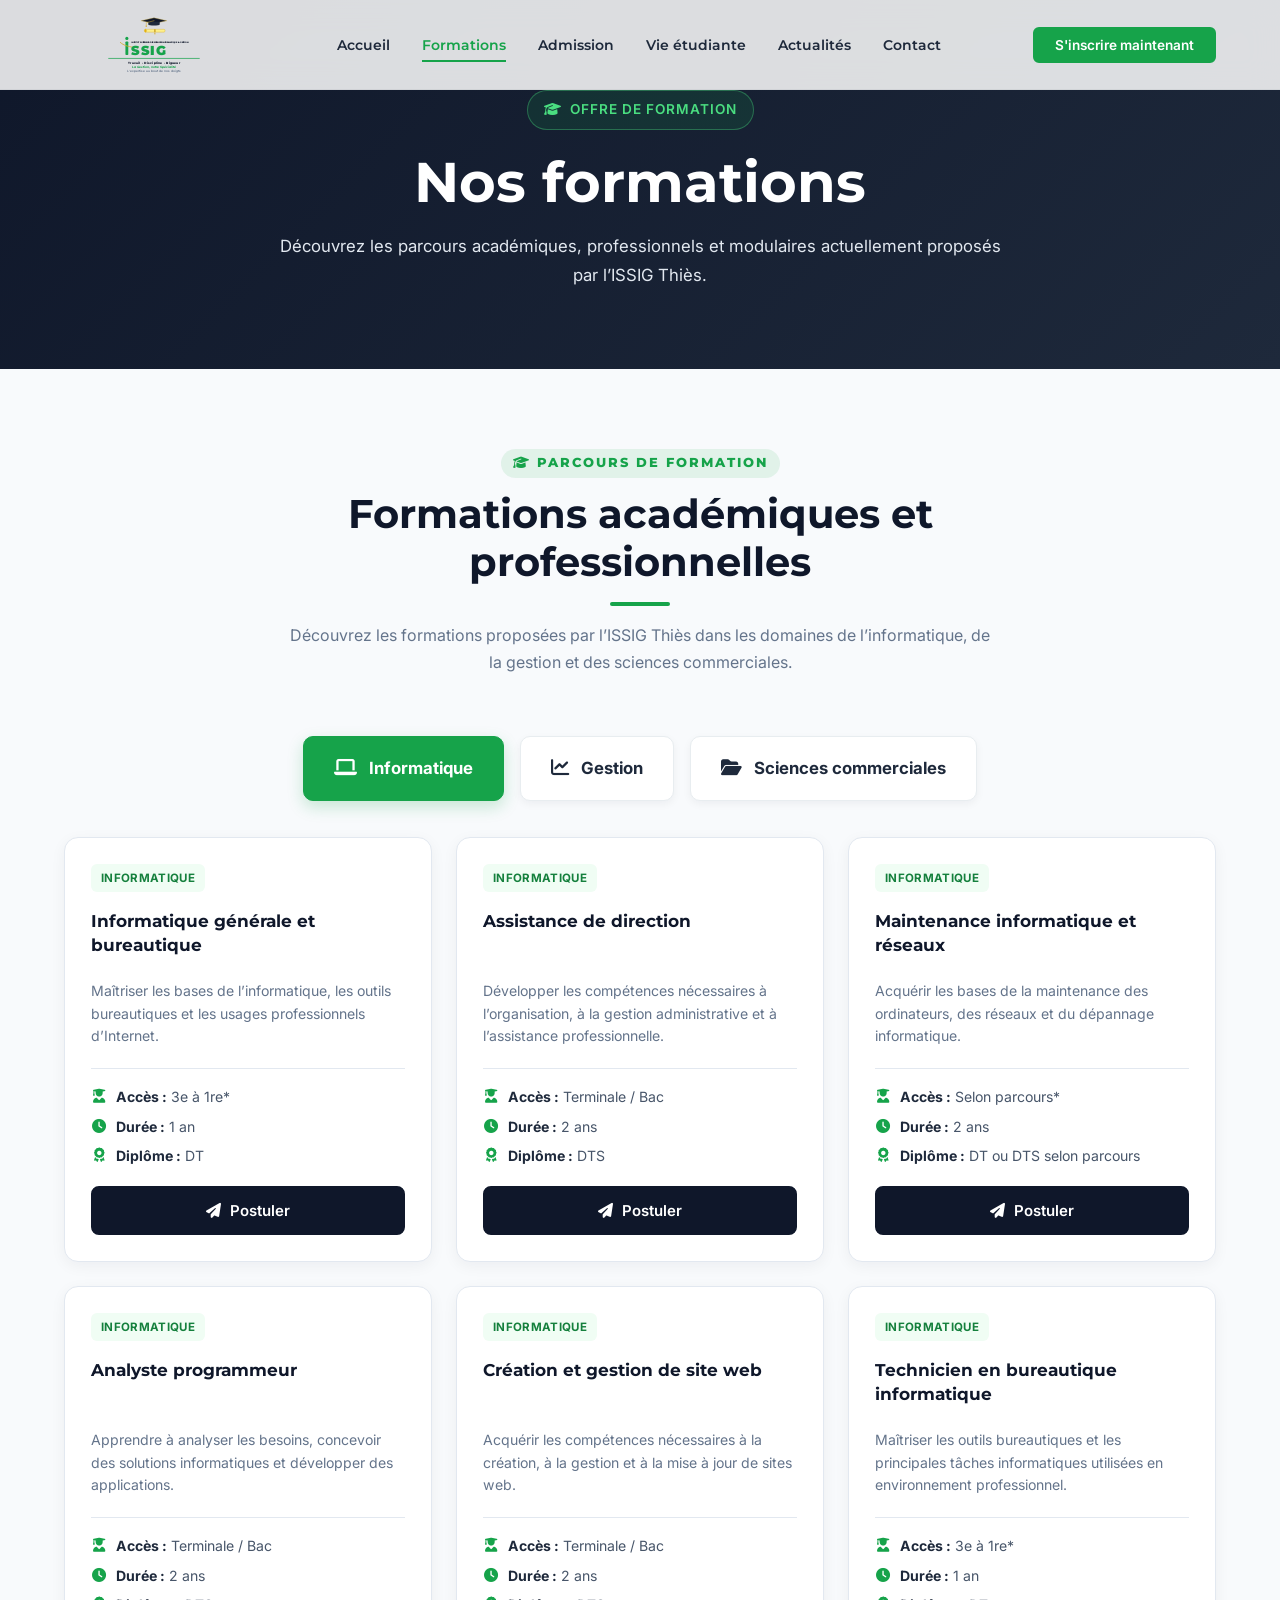
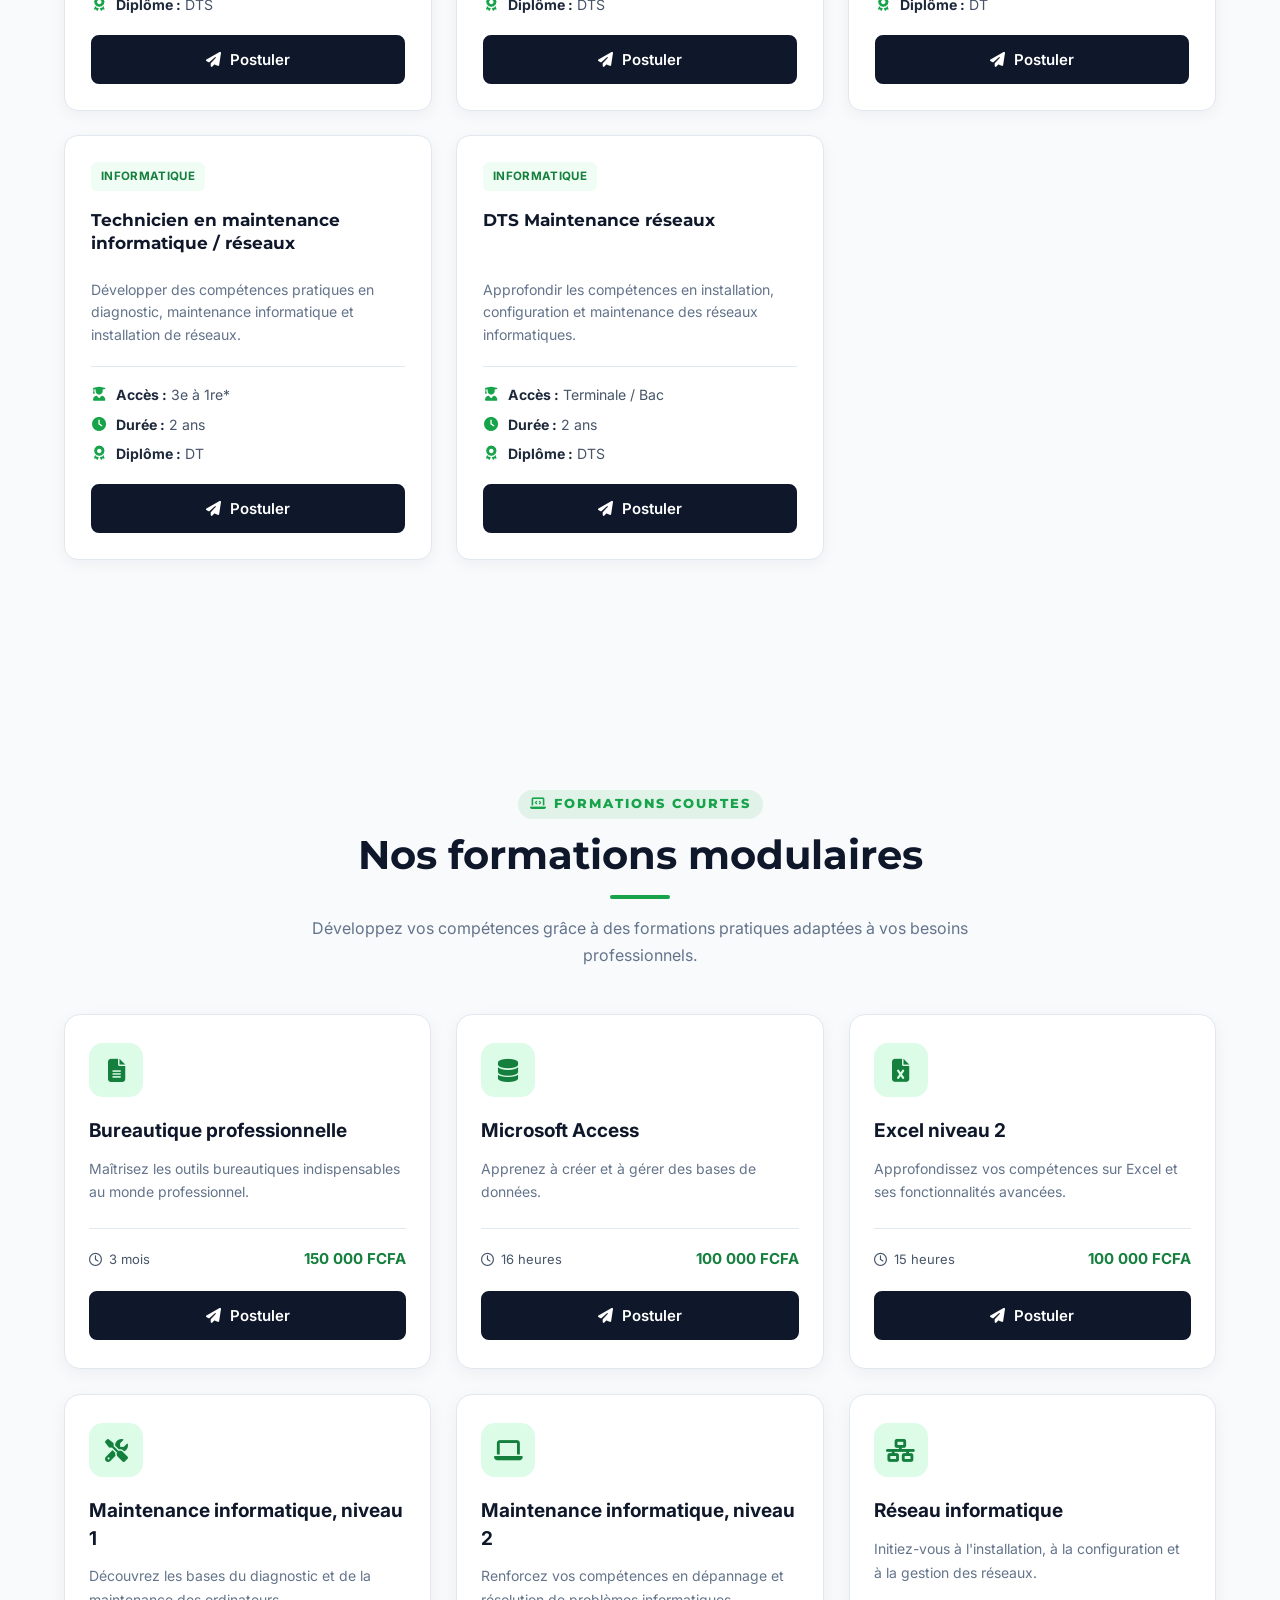
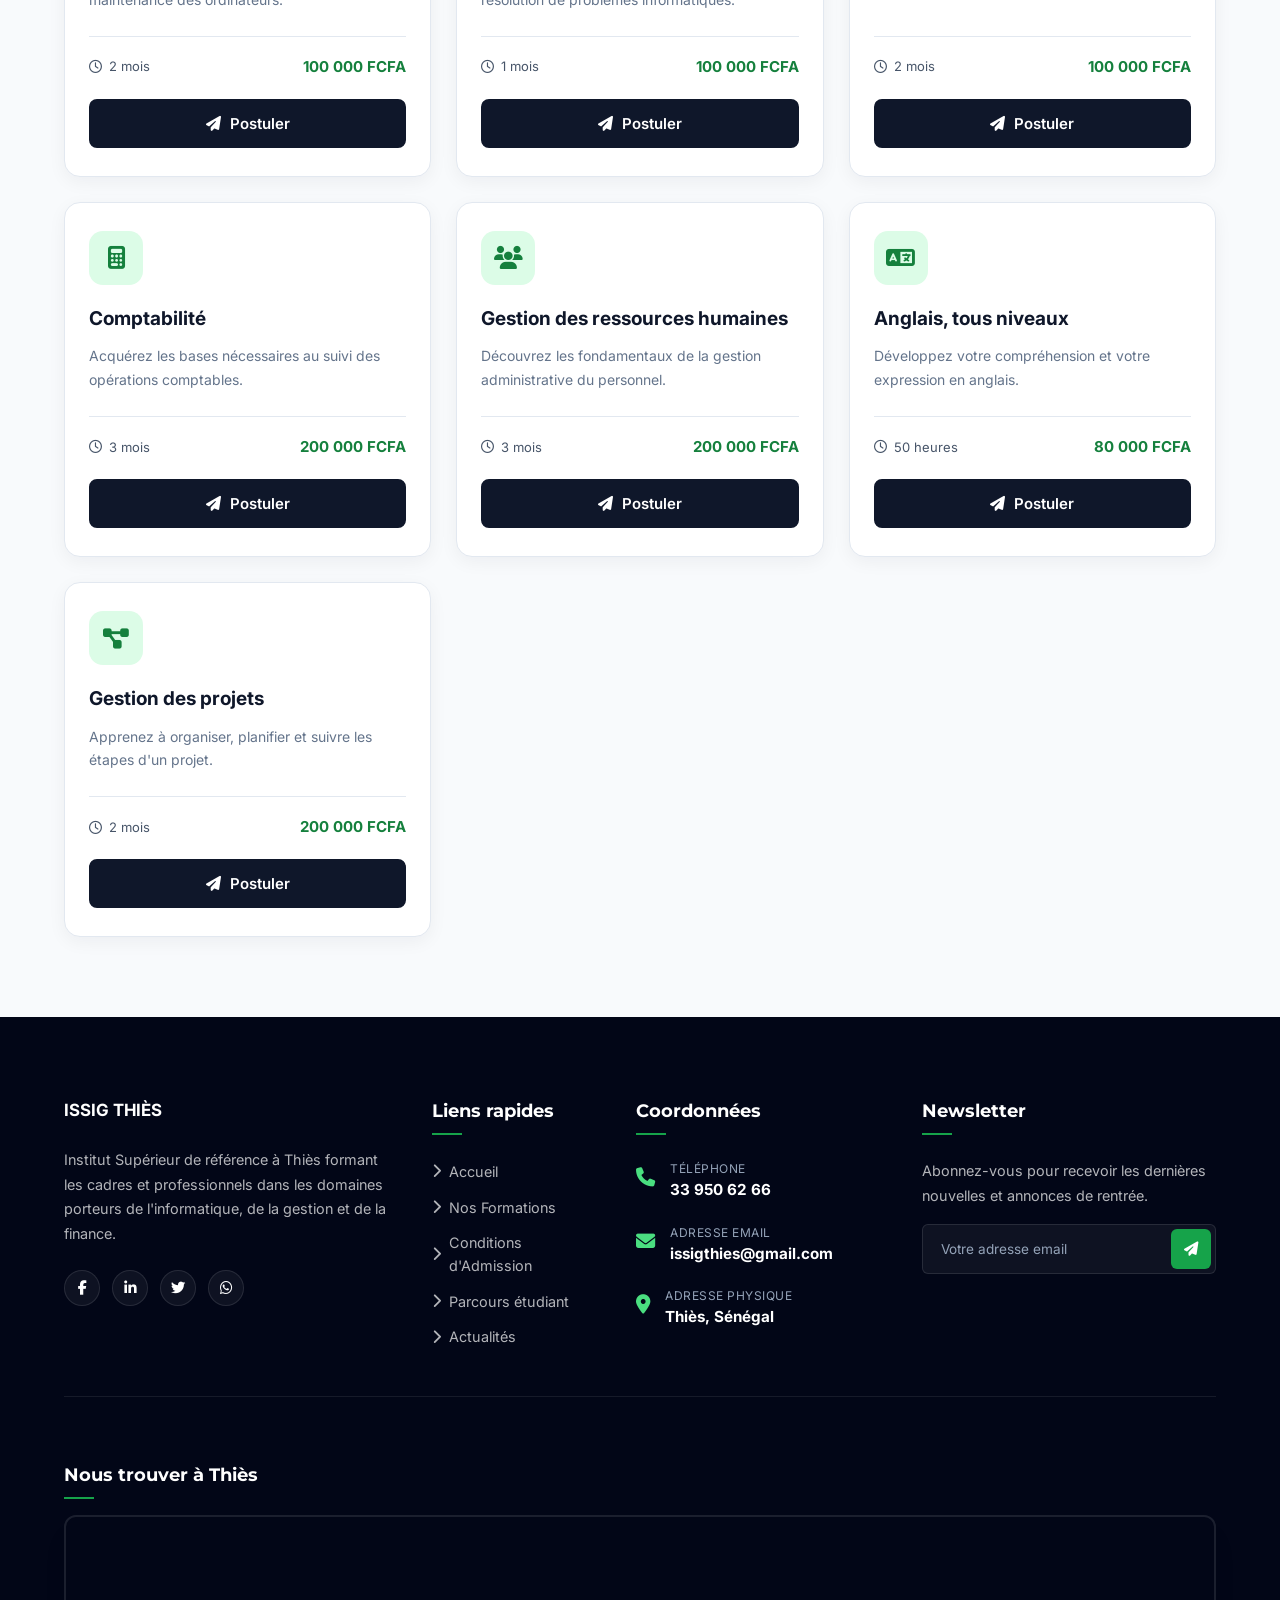
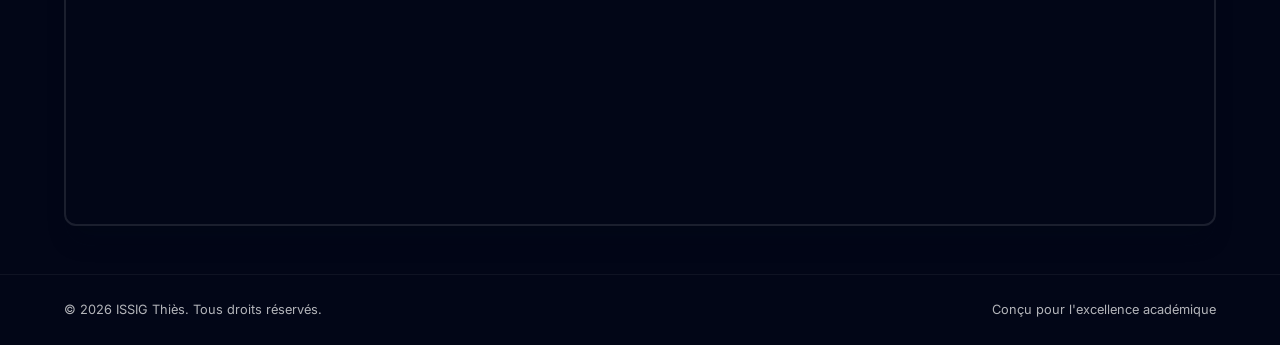
<file: formations.html>
<!DOCTYPE html>
<html lang="fr">

<head>
  <meta charset="UTF-8">
  <meta name="viewport" content="width=device-width, initial-scale=1.0">

  <title>Formations | ISSIG Thiès</title>

  <meta name="description"
    content="Découvrez les formations académiques, professionnelles et modulaires actuellement proposées par l'ISSIG Thiès.">

  <meta name="keywords"
    content="ISSIG Thiès, formations ISSIG, formation informatique Thiès, formation gestion Thiès, formation professionnelle Sénégal">

  <meta name="author" content="ISSIG">

  <!-- Favicon -->
  <link rel="icon" type="image/svg+xml"
    href="data:image/svg+xml,<svg xmlns=%22http://www.w3.org/2000/svg%22 viewBox=%220 0 100 100%22><text y=%22.9em%22 font-size=%2290%22>🎓</text></svg>">

  <!-- Google Fonts -->
  <link rel="preconnect" href="https://fonts.googleapis.com">
  <link rel="preconnect" href="https://fonts.gstatic.com" crossorigin>

  <link
    href="https://fonts.googleapis.com/css2?family=Inter:wght@300;400;500;600;700&family=Montserrat:wght@400;500;600;700;800;900&display=swap"
    rel="stylesheet">

  <!-- FontAwesome -->
  <link rel="stylesheet"
    href="https://cdnjs.cloudflare.com/ajax/libs/font-awesome/6.4.0/css/all.min.css">

  <!-- CSS principal -->
  <link rel="stylesheet" href="assets/css/style.css">
</head>

<body>

  <!-- =====================================================
       HEADER
       ===================================================== -->

  <header id="header" class="site-header">

    <div class="container header-container">

      <!-- Logo -->
      <a href="index.html" class="logo-link" id="logo-anchor" aria-label="Accueil ISSIG">

        <div class="logo-wrapper">

          <svg class="issig-logo-svg"
            viewBox="0 0 400 210"
            xmlns="http://www.w3.org/2000/svg">

            <!-- Graduation Cap -->
            <g transform="translate(155, 5)">

              <path
                d="M 0,15 L 45,5 L 90,15 L 45,25 Z"
                fill="#0F172A"
                stroke="#D4AF37"
                stroke-width="1.2" />

              <path
                d="M 25,19 L 25,28 C 25,33 65,33 65,28 L 65,19"
                fill="#1E293B" />

              <path
                d="M 45,15 L 18,22 L 18,34"
                fill="none"
                stroke="#D4AF37"
                stroke-width="1.8"
                stroke-linecap="round" />

              <circle
                cx="18"
                cy="34"
                r="2.5"
                fill="#D4AF37" />

            </g>

            <!-- Scroll -->
            <g transform="translate(160, 38)">

              <path
                d="M 10,12 C 5,12 5,22 10,22 L 75,22 C 80,22 80,12 75,12 Z"
                fill="#FEF08A"
                stroke="#D4AF37"
                stroke-width="1.5" />

              <path
                d="M 10,12 C 15,12 15,22 10,22"
                fill="none"
                stroke="#D4AF37"
                stroke-width="1.5" />

              <ellipse
                cx="10"
                cy="17"
                rx="3"
                ry="5"
                fill="#EAB308"
                stroke="#D4AF37"
                stroke-width="1" />

              <rect
                x="40"
                y="11.5"
                width="6"
                height="11"
                fill="#D4AF37" />

              <path
                d="M 43,22.5 L 40,29 L 46,29 Z"
                fill="#D4AF37" />

            </g>

            <!-- ISSIG Graphic & Text -->
            <g>

              <!-- i dot -->
              <circle
                cx="105"
                cy="82"
                r="5.5"
                fill="#16A34A" />

              <!-- i body -->
              <rect
                x="100"
                y="93"
                width="10"
                height="47"
                rx="2.5"
                fill="#16A34A" />

              <!-- Gold Arc -->
              <path
                d="M 82,96 C 92,106 115,114 145,114"
                fill="none"
                stroke="#D4AF37"
                stroke-width="3"
                stroke-linecap="round" />

              <!-- School Name -->
              <text
                x="120"
                y="97"
                font-family="'Montserrat', sans-serif"
                font-size="7.5"
                font-weight="800"
                fill="#0F172A"
                letter-spacing="0.1"
                textLength="200"
                lengthAdjust="spacingAndGlyphs">
                INSTITUT SUPÉRIEUR DES SCIENCES INFORMATIQUE &amp; GESTION
              </text>

              <!-- SSIG -->
              <text
                x="120"
                y="140"
                font-family="'Montserrat', sans-serif"
                font-size="44"
                font-weight="900"
                fill="#16A34A"
                letter-spacing="2">
                SSIG
              </text>

            </g>

            <!-- Separator -->
            <line
              x1="40"
              y1="152"
              x2="360"
              y2="152"
              stroke="#16A34A"
              stroke-width="2.5" />

            <!-- Mottos -->
            <g transform="translate(200, 155)">

              <text
                x="0"
                y="15"
                font-family="'Montserrat', sans-serif"
                font-size="10.5"
                font-weight="800"
                fill="#0F172A"
                letter-spacing="0.8"
                text-anchor="middle">
                Travail - Discipline - Rigueur
              </text>

              <text
                x="0"
                y="29"
                font-family="'Montserrat', sans-serif"
                font-size="10.5"
                font-weight="700"
                fill="#16A34A"
                text-anchor="middle"
                font-style="italic">
                La Gestion, notre Spécialité
              </text>

              <text
                x="0"
                y="43"
                font-family="'Montserrat', sans-serif"
                font-size="10"
                font-weight="600"
                fill="#64748B"
                text-anchor="middle">
                L'expertise au bout de nos doigts
              </text>

            </g>

          </svg>

        </div>

      </a>

      <!-- Navigation -->
      <nav class="main-nav" id="main-nav">

        <ul class="nav-list">

          <li>
            <a href="index.html" class="nav-link">
              Accueil
            </a>
          </li>

          <li>
            <a href="formations.html" class="nav-link active">
              Formations
            </a>
          </li>

          <li>
            <a href="index.html#admission" class="nav-link">
              Admission
            </a>
          </li>

          <li>
            <a href="index.html#parcours" class="nav-link">
              Vie étudiante
            </a>
          </li>

          <li>
            <a href="index.html#actualites" class="nav-link">
              Actualités
            </a>
          </li>

          <li>
            <a href="index.html#contact" class="nav-link">
              Contact
            </a>
          </li>

        </ul>

      </nav>

      <!-- Header Actions -->
      <div class="header-actions">

        <button
          class="btn btn-primary btn-header open-admission-modal"
          id="header-cta">
          S'inscrire maintenant
        </button>

        <button
          class="menu-toggle"
          id="menu-toggle"
          aria-label="Ouvrir le menu">

          <span class="bar"></span>
          <span class="bar"></span>
          <span class="bar"></span>

        </button>

      </div>

    </div>

  </header>


  <!-- =====================================================
       CONTENU DE LA PAGE
       ===================================================== -->

  <main>

    <!-- HERO FORMATIONS -->
<section class="page-hero">
    <div class="container page-hero-content">
        <span class="hero-badge">
            <i class="fas fa-graduation-cap"></i>
            Offre de formation
        </span>

        <h1>Nos formations</h1>

        <p>
            Découvrez les parcours académiques, professionnels et modulaires
            actuellement proposés par l’ISSIG Thiès.
        </p>
    </div>
</section>


<section class="formations-academiques">
    <div class="container">

        <!-- En-tête de section -->
        <div class="section-header formations-section-header">
            <span class="section-tag">
                <i class="fas fa-graduation-cap"></i>
                Parcours de formation
            </span>

            <h2>Formations académiques et professionnelles</h2>
            <div class="section-line"></div>
            <p>
                Découvrez les formations proposées par l’ISSIG Thiès
                dans les domaines de l’informatique, de la gestion
                et des sciences commerciales.
            </p>
        </div>

<div class="formation-tabs" role="tablist" aria-label="Catégories de formation">

    <button
        type="button"
        class="formation-tab active"
        id="tab-informatique"
        role="tab"
        aria-selected="true"
        aria-controls="informatique-panel"
        data-category="informatique"
    >
        <i class="fas fa-laptop" aria-hidden="true"></i>
        Informatique
    </button>

    <button
        type="button"
        class="formation-tab"
        id="tab-gestion"
        role="tab"
        aria-selected="false"
        aria-controls="gestion-panel"
        data-category="gestion"
        tabindex="-1"
    >
        <i class="fas fa-chart-line" aria-hidden="true"></i>
        Gestion
    </button>

    <button
        type="button"
        class="formation-tab"
        id="tab-sciences-commerciales"
        role="tab"
        aria-selected="false"
        aria-controls="sciences-commerciales-panel"
        data-category="sciences-commerciales"
        tabindex="-1"
    >
        <i class="fas fa-folder-open" aria-hidden="true"></i>
        Sciences commerciales
    </button>

</div>


        <!-- CATÉGORIE INFORMATIQUE -->
        <section class="formation-category active"
         id="informatique-panel"
         role="tabpanel"
         aria-labelledby="tab-informatique">


           <div class="formations-grid">

    <!-- Formation 1 -->
    <article class="formation-card">
        <div class="formation-card-top">
            <span class="formation-tag">Informatique</span>
        </div>

        <h4>Informatique générale et bureautique</h4>

        <p class="formation-description">
            Maîtriser les bases de l’informatique, les outils bureautiques
            et les usages professionnels d’Internet.
        </p>

        <div class="formation-info">
            <div>
                <i class="fas fa-user-graduate"></i>
                <span><strong>Accès :</strong> 3e à 1re*</span>
            </div>

            <div>
                <i class="fas fa-clock"></i>
                <span><strong>Durée :</strong> 1 an</span>
            </div>

            <div>
                <i class="fas fa-award"></i>
                <span><strong>Diplôme :</strong> DT</span>
            </div>
        </div>
        <button type="button" class="btn-postuler open-admission-modal" data-formation="Académique : Informatique générale et bureautique">
    <i class="fas fa-paper-plane"></i>
    Postuler
</button>
    </article>


    <!-- Formation 2 -->
    <article class="formation-card">
        <div class="formation-card-top">
            <span class="formation-tag">Informatique</span>
        </div>

        <h4>Assistance de direction</h4>

        <p class="formation-description">
            Développer les compétences nécessaires à l’organisation,
            à la gestion administrative et à l’assistance professionnelle.
        </p>

        <div class="formation-info">
            <div>
                <i class="fas fa-user-graduate"></i>
                <span><strong>Accès :</strong> Terminale / Bac</span>
            </div>

            <div>
                <i class="fas fa-clock"></i>
                <span><strong>Durée :</strong> 2 ans</span>
            </div>

            <div>
                <i class="fas fa-award"></i>
                <span><strong>Diplôme :</strong> DTS</span>
            </div>
        </div>
        <button type="button" class="btn-postuler open-admission-modal" data-formation="Académique : Assistance de direction">
    <i class="fas fa-paper-plane"></i>
    Postuler
</button>
    </article>


    <!-- Formation 3 -->
    <article class="formation-card">
        <div class="formation-card-top">
            <span class="formation-tag">Informatique</span>
        </div>

        <h4>Maintenance informatique et réseaux</h4>

        <p class="formation-description">
            Acquérir les bases de la maintenance des ordinateurs,
            des réseaux et du dépannage informatique.
        </p>

        <div class="formation-info">
            <div>
                <i class="fas fa-user-graduate"></i>
                <span><strong>Accès :</strong> Selon parcours*</span>
            </div>

            <div>
                <i class="fas fa-clock"></i>
                <span><strong>Durée :</strong> 2 ans</span>
            </div>

            <div>
                <i class="fas fa-award"></i>
                <span><strong>Diplôme :</strong> DT ou DTS selon parcours</span>
            </div>
        </div>
        <button type="button" class="btn-postuler open-admission-modal" data-formation="Académique : Maintenance informatique et réseaux">
    <i class="fas fa-paper-plane"></i>
    Postuler
</button>
    </article>


    <!-- Formation 4 -->
    <article class="formation-card">
        <div class="formation-card-top">
            <span class="formation-tag">Informatique</span>
        </div>

        <h4>Analyste programmeur</h4>

        <p class="formation-description">
            Apprendre à analyser les besoins, concevoir des solutions
            informatiques et développer des applications.
        </p>

        <div class="formation-info">
            <div>
                <i class="fas fa-user-graduate"></i>
                <span><strong>Accès :</strong> Terminale / Bac</span>
            </div>

            <div>
                <i class="fas fa-clock"></i>
                <span><strong>Durée :</strong> 2 ans</span>
            </div>

            <div>
                <i class="fas fa-award"></i>
                <span><strong>Diplôme :</strong> DTS</span>
            </div>
        </div>
        <button type="button" class="btn-postuler open-admission-modal" data-formation="Académique : Analyste programmeur">
    <i class="fas fa-paper-plane"></i>
    Postuler
</button>
    </article>


    <!-- Formation 5 -->
    <article class="formation-card">
        <div class="formation-card-top">
            <span class="formation-tag">Informatique</span>
        </div>

        <h4>Création et gestion de site web</h4>

        <p class="formation-description">
            Acquérir les compétences nécessaires à la création,
            à la gestion et à la mise à jour de sites web.
        </p>

        <div class="formation-info">
            <div>
                <i class="fas fa-user-graduate"></i>
                <span><strong>Accès :</strong> Terminale / Bac</span>
            </div>

            <div>
                <i class="fas fa-clock"></i>
                <span><strong>Durée :</strong> 2 ans</span>
            </div>

            <div>
                <i class="fas fa-award"></i>
                <span><strong>Diplôme :</strong> DTS</span>
            </div>
        </div>
        <button type="button" class="btn-postuler open-admission-modal" data-formation="Académique : Création et gestion de site web">
    <i class="fas fa-paper-plane"></i>
    Postuler
</button>
    </article>


    <!-- Formation 6 -->
    <article class="formation-card">
        <div class="formation-card-top">
            <span class="formation-tag">Informatique</span>
        </div>

        <h4>Technicien en bureautique informatique</h4>

        <p class="formation-description">
            Maîtriser les outils bureautiques et les principales tâches
            informatiques utilisées en environnement professionnel.
        </p>

        <div class="formation-info">
            <div>
                <i class="fas fa-user-graduate"></i>
                <span><strong>Accès :</strong> 3e à 1re*</span>
            </div>

            <div>
                <i class="fas fa-clock"></i>
                <span><strong>Durée :</strong> 1 an</span>
            </div>

            <div>
                <i class="fas fa-award"></i>
                <span><strong>Diplôme :</strong> DT</span>
            </div>
        </div>
        <button type="button" class="btn-postuler open-admission-modal" data-formation="Académique : Technicien en bureautique informatique">
    <i class="fas fa-paper-plane"></i>
    Postuler
</button>
    </article>


    <!-- Formation 7 -->
    <article class="formation-card">
        <div class="formation-card-top">
            <span class="formation-tag">Informatique</span>
        </div>

        <h4>Technicien en maintenance informatique / réseaux</h4>

        <p class="formation-description">
            Développer des compétences pratiques en diagnostic,
            maintenance informatique et installation de réseaux.
        </p>

        <div class="formation-info">
            <div>
                <i class="fas fa-user-graduate"></i>
                <span><strong>Accès :</strong> 3e à 1re*</span>
            </div>

            <div>
                <i class="fas fa-clock"></i>
                <span><strong>Durée :</strong> 2 ans</span>
            </div>

            <div>
                <i class="fas fa-award"></i>
                <span><strong>Diplôme :</strong> DT</span>
            </div>
        </div>
        <button type="button" class="btn-postuler open-admission-modal" data-formation="Académique : Technicien en maintenance informatique / réseaux">
    <i class="fas fa-paper-plane"></i>
    Postuler
</button>
    </article>


    <!-- Formation 8 -->
    <article class="formation-card">
        <div class="formation-card-top">
            <span class="formation-tag">Informatique</span>
        </div>

        <h4>DTS Maintenance réseaux</h4>

        <p class="formation-description">
            Approfondir les compétences en installation, configuration
            et maintenance des réseaux informatiques.
        </p>

        <div class="formation-info">
            <div>
                <i class="fas fa-user-graduate"></i>
                <span><strong>Accès :</strong> Terminale / Bac</span>
            </div>

            <div>
                <i class="fas fa-clock"></i>
                <span><strong>Durée :</strong> 2 ans</span>
            </div>

            <div>
                <i class="fas fa-award"></i>
                <span><strong>Diplôme :</strong> DTS</span>
            </div>
        </div>
        <button type="button" class="btn-postuler open-admission-modal" data-formation="Académique : DTS Maintenance réseaux">
    <i class="fas fa-paper-plane"></i>
    Postuler
</button>
    </article>

</div>

</section>

<!-- CATÉGORIE GESTION -->
<section class="formation-category"
         id="gestion-panel"
         role="tabpanel"
         aria-labelledby="tab-gestion"
         hidden>

         
    <div class="formations-grid">

        <!-- Formation 1 -->
        <article class="formation-card">
            <div class="formation-card-top">
                <span class="formation-tag">Gestion</span>
            </div>

            <h4>Gestion des ressources humaines</h4>

            <p class="formation-description">
                Découvrir les pratiques de gestion du personnel,
                le suivi administratif et l'organisation des ressources humaines.
            </p>

            <div class="formation-info">
                <div>
                    <i class="fas fa-user-graduate"></i>
                    <span><strong>Accès :</strong> Terminale / Bac</span>
                </div>
                <div>
                    <i class="fas fa-clock"></i>
                    <span><strong>Durée :</strong> 2 ans</span>
                </div>
                <div>
                    <i class="fas fa-award"></i>
                    <span><strong>Diplôme :</strong> DTS</span>
                </div>
            </div>
            <button type="button" class="btn-postuler open-admission-modal" data-formation="Académique : Gestion des ressources humaines">
    <i class="fas fa-paper-plane"></i>
    Postuler
</button>
        </article>

        <!-- Formation 2 -->
        <article class="formation-card">
            <div class="formation-card-top">
                <span class="formation-tag">Gestion</span>
            </div>

            <h4>Assistant de direction</h4>

            <p class="formation-description">
                Développer des compétences en organisation administrative,
                communication professionnelle et assistance de direction.
            </p>

            <div class="formation-info">
                <div>
                    <i class="fas fa-user-graduate"></i>
                    <span><strong>Accès :</strong> CAP / BEP / Bac / Terminale</span>
                </div>
                <div>
                    <i class="fas fa-clock"></i>
                    <span><strong>Durée :</strong> 2 ans</span>
                </div>
                <div>
                    <i class="fas fa-award"></i>
                    <span><strong>Diplôme :</strong> DTS</span>
                </div>
            </div>
            <button type="button" class="btn-postuler open-admission-modal" data-formation="Académique : Assistant de direction">
    <i class="fas fa-paper-plane"></i>
    Postuler
</button>
        </article>

        <!-- Formation 3 -->
        <article class="formation-card">
            <div class="formation-card-top">
                <span class="formation-tag">Gestion</span>
            </div>

            <h4>Comptabilité et gestion des entreprises et des administrations</h4>

            <p class="formation-description">
                Acquérir des bases en comptabilité, suivi des opérations
                financières et gestion administrative.
            </p>

            <div class="formation-info">
                <div>
                    <i class="fas fa-user-graduate"></i>
                    <span><strong>Accès :</strong> CAP / BEP / Bac / Terminale</span>
                </div>
                <div>
                    <i class="fas fa-clock"></i>
                    <span><strong>Durée :</strong> 2 ans</span>
                </div>
                <div>
                    <i class="fas fa-award"></i>
                    <span><strong>Diplôme :</strong> DTS</span>
                </div>
            </div>
            <button type="button" class="btn-postuler open-admission-modal" data-formation="Académique : Comptabilité et gestion des entreprises et des administrations">
    <i class="fas fa-paper-plane"></i>
    Postuler
</button>
        </article>

        <!-- Formation 4 -->
        <article class="formation-card">
            <div class="formation-card-top">
                <span class="formation-tag">Gestion</span>
            </div>

            <h4>Gestion des projets</h4>

            <p class="formation-description">
                S'initier à la planification des activités, à l'organisation
                des ressources et au suivi des projets.
            </p>

            <div class="formation-info">
                <div>
                    <i class="fas fa-user-graduate"></i>
                    <span><strong>Accès :</strong> Terminale / Bac</span>
                </div>
                <div>
                    <i class="fas fa-clock"></i>
                    <span><strong>Durée :</strong> 2 ans</span>
                </div>
                <div>
                    <i class="fas fa-award"></i>
                    <span><strong>Diplôme :</strong> DTS</span>
                </div>
            </div>
            <button type="button" class="btn-postuler open-admission-modal" data-formation="Académique : Gestion des projets">
    <i class="fas fa-paper-plane"></i>
    Postuler
</button>
        </article>

    </div>
</section>

<!-- Sciences commerciales-->
<section class="formation-category"
         id="sciences-commerciales-panel"
         role="tabpanel"
         aria-labelledby="tab-sciences-commerciales"
         hidden>
    <div class="category-heading">
        <h3>Sciences commerciales</h3>
    </div>
        <div class="formations-bientot">
        <i class="fas fa-hourglass-half" aria-hidden="true"></i>
        <p>Les formations de cette filière seront bientôt disponibles.</p>
    </div>
</section>
    </div>
</section>


<!-- =====================================================
     FORMATIONS MODULAIRES
     ===================================================== -->

<section class="formations-modulaires" id="formations-modulaires">
    <div class="container">

        <div class="section-header formations-section-header">
            <span class="section-tag">
                <i class="fas fa-laptop-code"></i>
                Formations courtes
            </span>

            <h2>Nos formations modulaires</h2>
            <div class="section-line"></div>
            <p>
                Développez vos compétences grâce à des formations pratiques
                adaptées à vos besoins professionnels.
            </p>
        </div>

        
<div class="formations-modulaires-grid">

    <!-- 1. Bureautique professionnelle -->
    <article class="formation-modulaire-card">
        <div class="formation-modulaire-icon">
            <i class="fas fa-file-alt"></i>
        </div>
        <h3>Bureautique professionnelle</h3>
        <p>Maîtrisez les outils bureautiques indispensables au monde professionnel.</p>
        <div class="formation-modulaire-details">
            <span><i class="far fa-clock"></i> 3 mois</span>
            <strong>150 000 FCFA</strong>
        </div>
<button type="button" class="btn-postuler open-admission-modal" data-formation="Modulaire : Bureautique professionnelle">
    <i class="fas fa-paper-plane"></i>
    Postuler
</button>

    </article>

    <!-- 2. Microsoft Access -->
    <article class="formation-modulaire-card">
        <div class="formation-modulaire-icon">
            <i class="fas fa-database"></i>
        </div>
        <h3>Microsoft Access</h3>
        <p>Apprenez à créer et à gérer des bases de données.</p>
        <div class="formation-modulaire-details">
            <span><i class="far fa-clock"></i> 16 heures</span>
            <strong>100 000 FCFA</strong>
        </div>

<button type="button" class="btn-postuler open-admission-modal" data-formation="Modulaire : Microsoft Access">
    <i class="fas fa-paper-plane"></i>
    Postuler
</button>


    </article>

    <!-- 3. Excel niveau 2 -->
    <article class="formation-modulaire-card">
        <div class="formation-modulaire-icon">
            <i class="fas fa-file-excel"></i>
        </div>
        <h3>Excel niveau 2</h3>
        <p>Approfondissez vos compétences sur Excel et ses fonctionnalités avancées.</p>
        <div class="formation-modulaire-details">
            <span><i class="far fa-clock"></i> 15 heures</span>
            <strong>100 000 FCFA</strong>
        </div>

<button type="button" class="btn-postuler open-admission-modal" data-formation="Modulaire : Excel niveau 2">
    <i class="fas fa-paper-plane"></i>
    Postuler
</button>

    </article>

    <!-- 4. Maintenance informatique niveau 1 -->
    <article class="formation-modulaire-card">
        <div class="formation-modulaire-icon">
            <i class="fas fa-tools"></i>
        </div>
        <h3>Maintenance informatique, niveau 1</h3>
        <p>Découvrez les bases du diagnostic et de la maintenance des ordinateurs.</p>
        <div class="formation-modulaire-details">
            <span><i class="far fa-clock"></i> 2 mois</span>
            <strong>100 000 FCFA</strong>
        </div>

<button type="button" class="btn-postuler open-admission-modal" data-formation="Modulaire : Maintenance informatique, niveau 1">
    <i class="fas fa-paper-plane"></i>
    Postuler
</button>

    </article>

    <!-- 5. Maintenance informatique niveau 2 -->
    <article class="formation-modulaire-card">
        <div class="formation-modulaire-icon">
            <i class="fas fa-laptop"></i>
        </div>
        <h3>Maintenance informatique, niveau 2</h3>
        <p>Renforcez vos compétences en dépannage et résolution de problèmes informatiques.</p>
        <div class="formation-modulaire-details">
            <span><i class="far fa-clock"></i> 1 mois</span>
            <strong>100 000 FCFA</strong>
        </div>

<button type="button" class="btn-postuler open-admission-modal" data-formation="Modulaire : Maintenance informatique, niveau 2">
    <i class="fas fa-paper-plane"></i>
    Postuler
</button>

    </article>

    <!-- 6. Réseau informatique -->
    <article class="formation-modulaire-card">
        <div class="formation-modulaire-icon">
            <i class="fas fa-network-wired"></i>
        </div>
        <h3>Réseau informatique</h3>
        <p>Initiez-vous à l'installation, à la configuration et à la gestion des réseaux.</p>
        <div class="formation-modulaire-details">
            <span><i class="far fa-clock"></i> 2 mois</span>
            <strong>100 000 FCFA</strong>
        </div>

<button type="button" class="btn-postuler open-admission-modal" data-formation="Modulaire : Réseau informatique">
    <i class="fas fa-paper-plane"></i>
    Postuler
</button>

    </article>

    <!-- 7. Comptabilité -->
    <article class="formation-modulaire-card">
        <div class="formation-modulaire-icon">
            <i class="fas fa-calculator"></i>
        </div>
        <h3>Comptabilité</h3>
        <p>Acquérez les bases nécessaires au suivi des opérations comptables.</p>
        <div class="formation-modulaire-details">
            <span><i class="far fa-clock"></i> 3 mois</span>
            <strong>200 000 FCFA</strong>
        </div>

<button type="button" class="btn-postuler open-admission-modal" data-formation="Modulaire : Comptabilité">
    <i class="fas fa-paper-plane"></i>
    Postuler
</button>

    </article>

    <!-- 8. Gestion des ressources humaines -->
    <article class="formation-modulaire-card">
        <div class="formation-modulaire-icon">
            <i class="fas fa-users"></i>
        </div>
        <h3>Gestion des ressources humaines</h3>
        <p>Découvrez les fondamentaux de la gestion administrative du personnel.</p>
        <div class="formation-modulaire-details">
            <span><i class="far fa-clock"></i> 3 mois</span>
            <strong>200 000 FCFA</strong>
        </div>

<button type="button" class="btn-postuler open-admission-modal" data-formation="Modulaire : Gestion des ressources humaines">
    <i class="fas fa-paper-plane"></i>
    Postuler
</button>

    </article>

    <!-- 9. Anglais tous niveaux -->
    <article class="formation-modulaire-card">
        <div class="formation-modulaire-icon">
            <i class="fas fa-language"></i>
        </div>
        <h3>Anglais, tous niveaux</h3>
        <p>Développez votre compréhension et votre expression en anglais.</p>
        <div class="formation-modulaire-details">
            <span><i class="far fa-clock"></i> 50 heures</span>
            <strong>80 000 FCFA</strong>
        </div>

<button type="button" class="btn-postuler open-admission-modal" data-formation="Modulaire : Anglais, tous niveaux">
    <i class="fas fa-paper-plane"></i>
    Postuler
</button>

    </article>

    <!-- 10. Gestion des projets -->
    <article class="formation-modulaire-card">
        <div class="formation-modulaire-icon">
            <i class="fas fa-project-diagram"></i>
        </div>
        <h3>Gestion des projets</h3>
        <p>Apprenez à organiser, planifier et suivre les étapes d'un projet.</p>
        <div class="formation-modulaire-details">
            <span><i class="far fa-clock"></i> 2 mois</span>
            <strong>200 000 FCFA</strong>
        </div>

<button type="button" class="btn-postuler open-admission-modal" data-formation="Modulaire : Gestion des projets">
    <i class="fas fa-paper-plane"></i>
    Postuler
</button>

    </article>

</div>


    </div>
</section>

  </main>


 <!-- Footer Section -->
  <footer class="site-footer" id="contact">
    <div class="container footer-top">
      <div class="footer-grid">
        <!-- Col 1: About -->
        <div class="footer-col scroll-reveal">
          <div class="footer-logo-wrapper">
            <!-- Simplified Logo for footer -->
            <h3 class="footer-title text-white">ISSIG THIÈS</h3>
          </div>
          <p class="footer-about">
            Institut Supérieur de référence à Thiès formant les cadres et professionnels dans les domaines porteurs de
            l'informatique, de la gestion et de la finance.
          </p>
          <div class="social-links">
            <!-- Réseaux sociaux : ajouter href="lien de la page" sur chaque icône quand les pages de l'ISSIG existeront -->
            <a aria-label="Facebook"><i class="fa-brands fa-facebook-f"></i></a>
            <a aria-label="LinkedIn"><i class="fa-brands fa-linkedin-in"></i></a>
            <a aria-label="Twitter"><i class="fa-brands fa-twitter"></i></a>
            <a aria-label="WhatsApp"><i class="fa-brands fa-whatsapp"></i></a>
          </div>
        </div>

        <!-- Col 2: Navigation -->
        <div class="footer-col scroll-reveal" style="animation-delay: 0.1s;">
          <h4 class="footer-col-title">Liens rapides</h4>
          <ul class="footer-links">
            <li><a href="index.html"><i class="fa-solid fa-chevron-right"></i> Accueil</a></li>
            <li><a href="formations.html"><i class="fa-solid fa-chevron-right"></i> Nos Formations</a></li>
            <li><a href="index.html#admission"><i class="fa-solid fa-chevron-right"></i> Conditions d'Admission</a></li>
            <li><a href="index.html#parcours"><i class="fa-solid fa-chevron-right"></i> Parcours étudiant</a></li>
            <li><a href="index.html#actualites"><i class="fa-solid fa-chevron-right"></i> Actualités</a></li>
          </ul>
        </div>

        <!-- Col 3: Contact Info -->
        <div class="footer-col scroll-reveal" style="animation-delay: 0.2s;">
          <h4 class="footer-col-title">Coordonnées</h4>
          <ul class="footer-contact-list">
            <li>
              <div class="contact-icon"><i class="fa-solid fa-phone"></i></div>
              <div class="contact-text">
                <span>Téléphone</span>
                <strong><a href="tel:+221339506266">33 950 62 66</a></strong>
              </div>
            </li>
            <li>
              <div class="contact-icon"><i class="fa-solid fa-envelope"></i></div>
              <div class="contact-text">
                <span>Adresse email</span>
                <strong><a href="mailto:issigthies@gmail.com">issigthies@gmail.com</a></strong>
              </div>
            </li>
            <li>
              <div class="contact-icon"><i class="fa-solid fa-location-dot"></i></div>
              <div class="contact-text">
                <span>Adresse physique</span>
                <strong>Thiès, Sénégal</strong>
              </div>
            </li>
          </ul>
        </div>

        <!-- Col 4: Newsletter -->
        <div class="footer-col scroll-reveal" style="animation-delay: 0.3s;">
          <h4 class="footer-col-title">Newsletter</h4>
          <p class="footer-about" style="margin-bottom: 1rem;">Abonnez-vous pour recevoir les dernières nouvelles et
            annonces de rentrée.</p>
          <form class="newsletter-form" id="newsletter-form">
            <input type="email" placeholder="Votre adresse email" aria-label="Adresse email pour la newsletter"
              required>
            <button type="submit" aria-label="S'abonner"><i class="fa-solid fa-paper-plane"></i></button>
          </form>
          <div class="newsletter-msg" id="newsletter-msg"></div>
        </div>
      </div>
    </div>

    <!-- Google Maps Simulation / Iframe -->
    <div class="footer-map-container container scroll-reveal">
      <h4 class="footer-col-title" style="margin-top: 2rem; margin-bottom: 1rem;">Nous trouver à Thiès</h4>
      <div class="map-wrapper">
        <!-- Elegant dark theme styled OpenStreetMap or Google Map embed -->
        <!-- Center coordinates for Thiès, Sénégal -->
        <iframe title="Google Map ISSIG Thiès"
          src="https://www.google.com/maps/embed?pb=!1m18!1m12!1m3!1d15426.685984635848!2d-16.93883395!3d14.8146666!2m3!1f0!2f0!3f0!3m2!1i1024!2i768!4f13.1!3m3!1m2!1s0xec1bf4df5bbaea1%3A0x633390cbf5c026cb!2sThi%C3%A8s!5e0!3m2!1sfr!2ssn!4v1680000000000!5m2!1sfr!2ssn"
          width="100%" height="300" style="border:0;" allowfullscreen="" loading="lazy"
          referrerpolicy="no-referrer-when-downgrade">
        </iframe>
      </div>
    </div>

    <!-- Footer Bottom -->
    <div class="footer-bottom">
      <div class="container footer-bottom-container">
        <p>&copy; 2026 ISSIG Thiès. Tous droits réservés.</p>
        <p>Conçu pour l'excellence académique</p>
      </div>
    </div>
  </footer>

  <!-- Admission & Candidacy Modal -->
  <div class="modal-overlay" id="admission-modal">
    <div class="modal-box">
      <button class="modal-close" id="modal-close" aria-label="Fermer le formulaire">&times;</button>

      <div class="modal-header">
        <div class="modal-icon"><i class="fa-solid fa-graduation-cap"></i></div>
        <h3 class="modal-title">Candidature en Ligne</h3>
        <p class="modal-subtitle">Déposez votre dossier de candidature en quelques clics</p>
      </div>

      <form class="modal-form" id="candidacy-form" action="https://formspree.io/f/mgojllzp" method="POST">
        <div class="form-row">
          <div class="form-group">
            <label for="cand-lastname">Nom <span class="required">*</span></label>
            <input type="text" id="cand-lastname" name="lastname" required placeholder="Ex: Diop">
          </div>
          <div class="form-group">
            <label for="cand-firstname">Prénom <span class="required">*</span></label>
            <input type="text" id="cand-firstname" name="firstname" required placeholder="Ex: Moussa">
          </div>
        </div>

        <div class="form-row">
          <div class="form-group">
            <label for="cand-email">Adresse Email <span class="required">*</span></label>
            <input type="email" id="cand-email" name="email" required placeholder="Ex: moussa.diop@email.com">
          </div>
          <div class="form-group">
            <label for="cand-phone">Numéro de Téléphone <span class="required">*</span></label>
            <input type="tel" id="cand-phone" name="phone" required placeholder="Ex: 77 123 45 67">
          </div>
        </div>

        <div class="form-row">
          <div class="form-group">
            <label for="cand-level">Niveau d'études actuel <span class="required">*</span></label>
            <select id="cand-level" name="level" required>
              <option value="" disabled selected>Choisir votre niveau...</option>
              <option value="terminale">Classe de Terminale</option>
              <option value="bac">Titulaire du Baccalauréat</option>
              <option value="bac_plus_1">Bac +1</option>
              <option value="bac_plus_2">Bac +2 (BTS, DUT...)</option>
              <option value="licence">Titulaire de la Licence</option>
            </select>
          </div>
          <div class="form-group">
            <label for="cand-program">Filière d'intérêt souhaitée <span class="required">*</span></label>
            <select id="cand-program" name="program" required>
              <option value="" disabled selected>Sélectionner une formation...</option>
              <optgroup label="Formations académiques : Informatique">
                <option value="Académique : Informatique générale et bureautique">Informatique générale et bureautique</option>
                <option value="Académique : Assistance de direction">Assistance de direction</option>
                <option value="Académique : Maintenance informatique et réseaux">Maintenance informatique et réseaux</option>
                <option value="Académique : Analyste programmeur">Analyste programmeur</option>
                <option value="Académique : Création et gestion de site web">Création et gestion de site web</option>
                <option value="Académique : Technicien en bureautique informatique">Technicien en bureautique informatique</option>
                <option value="Académique : Technicien en maintenance informatique / réseaux">Technicien en maintenance informatique / réseaux</option>
                <option value="Académique : DTS Maintenance réseaux">DTS Maintenance réseaux</option>
              </optgroup>
              <optgroup label="Formations académiques : Gestion">
                <option value="Académique : Gestion des ressources humaines">Gestion des ressources humaines</option>
                <option value="Académique : Assistant de direction">Assistant de direction</option>
                <option value="Académique : Comptabilité et gestion des entreprises et des administrations">Comptabilité et gestion des entreprises et des administrations</option>
                <option value="Académique : Gestion des projets">Gestion des projets</option>
              </optgroup>
              <optgroup label="Formations modulaires">
                <option value="Modulaire : Bureautique professionnelle">Bureautique professionnelle</option>
                <option value="Modulaire : Microsoft Access">Microsoft Access</option>
                <option value="Modulaire : Excel niveau 2">Excel niveau 2</option>
                <option value="Modulaire : Maintenance informatique, niveau 1">Maintenance informatique, niveau 1</option>
                <option value="Modulaire : Maintenance informatique, niveau 2">Maintenance informatique, niveau 2</option>
                <option value="Modulaire : Réseau informatique">Réseau informatique</option>
                <option value="Modulaire : Comptabilité">Comptabilité</option>
                <option value="Modulaire : Gestion des ressources humaines">Gestion des ressources humaines</option>
                <option value="Modulaire : Anglais, tous niveaux">Anglais, tous niveaux</option>
                <option value="Modulaire : Gestion des projets">Gestion des projets</option>
              </optgroup>
            </select>
          </div>
        </div>

        <div class="form-group">
          <label for="cand-message">Pourquoi souhaitez-vous rejoindre l'ISSIG ? (Lettre de motivation
            facultative)</label>
          <textarea id="cand-message" name="message" rows="4"
            placeholder="Présentez brièvement vos motivations..."></textarea>
        </div>

        <input type="hidden" name="_subject" value="Nouvelle candidature ISSIG">
        <input type="hidden" name="_captcha" value="false">
        <button type="submit" class="btn btn-primary btn-large btn-block" id="candidacy-submit">
          <span class="btn-text">Soumettre ma candidature</span>
          <span class="btn-spinner hidden"><i class="fa-solid fa-circle-notch fa-spin"></i> Traitement...</span>
        </button>
      </form>

      <!-- Success message panel -->
      <div class="modal-success hidden" id="candidacy-success">
        <div class="success-icon"><i class="fa-solid fa-circle-check"></i></div>
        <h4 class="success-title">Candidature Soumise avec Succès !</h4>
        <p class="success-text">
          Merci, <strong id="success-user-name">Moussa</strong> ! Votre demande de candidature a été enregistrée. Un
          conseiller pédagogique de l'ISSIG prendra contact avec vous par e-mail ou téléphone sous 48 heures ouvrées
          pour valider les prochaines étapes.
        </p>
        <button class="btn btn-outline" id="success-close">Fermer la fenêtre</button>
      </div>
    </div>
  </div>

  <!-- JavaScript -->
  <script src="assets/js/app.js"></script>

</body>

</html>
</file>
<file: assets/css/style.css>
/* ==========================================================================
   CHARTE GRAPHIQUE & DESIGN SYSTEM - ISSIG THIÈS
   ========================================================================== */

:root {
  /* Palette de couleurs officielle */
  --color-primary: #0F172A;        /* Bleu marine */
  --color-primary-light: #1E293B;  /* Bleu ardoise */
  --color-primary-dark: #020617;   /* Bleu très sombre */
  --color-secondary: #16A34A;      /* Vert institutionnel */
  --color-secondary-dark: #15803D; /* Vert sombre */
  --color-secondary-light: #4ADE80;/* Vert clair */
  --color-accent: #D4AF37;         /* Or */
  --color-accent-dark: #B5942B;    /* Or sombre */
  --color-accent-light: #FDE047;   /* Or clair */
  --color-bg: #F8FAFC;             /* Blanc cassé */
  --color-card-bg: #FFFFFF;        /* Blanc pur */
  
  /* Textes */
  --color-text: #1E293B;           /* Texte principal */
  --color-text-light: #64748B;     /* Texte secondaire */
  --color-text-muted: #94A3B8;     /* Texte estompé */
  
  /* Typographie */
  --font-sans: 'Inter', -apple-system, BlinkMacSystemFont, "Segoe UI", Roboto, sans-serif;
  --font-title: 'Montserrat', var(--font-sans);
  
  /* Effets & Transitions */
  --transition-smooth: all 0.4s cubic-bezier(0.16, 1, 0.3, 1);
  --shadow-sm: 0 1px 3px rgba(0, 0, 0, 0.05), 0 1px 2px rgba(0, 0, 0, 0.03);
  --shadow-md: 0 4px 6px -1px rgba(15, 23, 42, 0.08), 0 2px 4px -1px rgba(15, 23, 42, 0.03);
  --shadow-lg: 0 20px 25px -5px rgba(15, 23, 42, 0.12), 0 10px 10px -5px rgba(15, 23, 42, 0.04);
  --shadow-gold: 0 10px 30px -10px rgba(212, 175, 55, 0.25);
  
  /* Bordures */
  --border-radius-sm: 6px;
  --border-radius-md: 12px;
  --border-radius-lg: 20px;
  --border-radius-circle: 50%;
  
  /* Layout */
  --max-width: 1280px;
  --header-height: 90px;
  --header-scroll-height: 75px;
}

/* ==========================================================================
   RESET & STYLES GENERAUX
   ========================================================================== */

*, *::before, *::after {
  box-sizing: border-box;
  margin: 0;
  padding: 0;
}

html {
  scroll-behavior: smooth;
  font-size: 16px;
  -webkit-font-smoothing: antialiased;
}

body {
  font-family: var(--font-sans);
  background-color: var(--color-bg);
  color: var(--color-text);
  line-height: 1.6;
  overflow-x: hidden;
}

img {
  max-width: 100%;
  height: auto;
  display: block;
}

a {
  color: inherit;
  text-decoration: none;
  transition: var(--transition-smooth);
}

button, input, select, textarea {
  font-family: inherit;
  font-size: inherit;
  border: none;
  outline: none;
  background: none;
}

ul {
  list-style: none;
}

/* Utilities */
.container {
  width: 90%;
  max-width: var(--max-width);
  margin: 0 auto;
}

.text-green { color: var(--color-secondary); }
.text-gold { color: var(--color-accent); }
.bg-gold { background-color: var(--color-accent); }
.hidden { display: none !important; }
.text-white { color: #FFFFFF !important; }
.text-white-opacity { color: rgba(255, 255, 255, 0.8) !important; }

/* Buttons */
.btn {
  display: inline-flex;
  align-items: center;
  justify-content: center;
  gap: 10px;
  padding: 12px 28px;
  font-weight: 600;
  border-radius: var(--border-radius-sm);
  cursor: pointer;
  transition: var(--transition-smooth);
}

.btn-primary {
  background-color: var(--color-secondary);
  color: #FFFFFF;
  border: 2px solid var(--color-secondary);
}

.btn-primary:hover {
  background-color: var(--color-secondary-dark);
  border-color: var(--color-secondary-dark);
  transform: translateY(-2px);
  box-shadow: 0 4px 12px rgba(22, 163, 74, 0.3);
}

.btn-outline {
  background-color: transparent;
  color: #FFFFFF;
  border: 2px solid #FFFFFF;
}

.btn-outline:hover {
  background-color: #FFFFFF;
  color: var(--color-primary);
  transform: translateY(-2px);
  box-shadow: var(--shadow-md);
}

.btn-card {
  background-color: var(--color-primary);
  color: #FFFFFF;
  border: 2px solid var(--color-primary);
  padding: 8px 20px;
  font-size: 0.9rem;
  width: 100%;
  border-radius: var(--border-radius-sm);
  margin-top: auto;
}

.btn-card:hover {
  background-color: var(--color-secondary);
  border-color: var(--color-secondary);
  color: #FFFFFF;
}

.btn-large {
  padding: 16px 36px;
  font-size: 1.05rem;
}

.btn-block {
  width: 100%;
}

/* Section Header Styles */
.section-header {
  text-align: center;
  max-width: 700px;
  margin: 0 auto 3.5rem auto;
}

.section-tag {
  display: inline-block;
  font-family: var(--font-title);
  font-size: 0.8rem;
  font-weight: 800;
  letter-spacing: 2px;
  text-transform: uppercase;
  color: var(--color-secondary);
  margin-bottom: 0.75rem;
  background-color: rgba(22, 163, 74, 0.1);
  padding: 4px 12px;
  border-radius: 20px;
}

.section-title {
  font-family: var(--font-title);
  font-size: 2.25rem;
  font-weight: 800;
  color: var(--color-primary);
  line-height: 1.25;
}

.section-line {
  width: 60px;
  height: 4px;
  background-color: var(--color-secondary);
  margin: 1rem auto;
  border-radius: 2px;
}

.section-subtitle {
  font-size: 1.05rem;
  color: var(--color-text-light);
}

/* ==========================================================================
   HEADER SECTION
   ========================================================================== */

.site-header {
  position: fixed;
  top: 0;
  left: 0;
  width: 100%;
  height: var(--header-height);
  background-color: rgba(255, 255, 255, 0.85);
  backdrop-filter: blur(15px);
  -webkit-backdrop-filter: blur(15px);
  border-bottom: 1px solid rgba(15, 23, 42, 0.05);
  z-index: 1000;
  transition: var(--transition-smooth);
}

/* Sticky Class added via JS */
.site-header.scrolled {
  height: var(--header-scroll-height);
  background-color: rgba(255, 255, 255, 0.95);
  box-shadow: var(--shadow-md);
}

.header-container {
  display: flex;
  align-items: center;
  justify-content: space-between;
  height: 100%;
}

.logo-link {
  display: flex;
  align-items: center;
}

.logo-wrapper {
  height: 60px;
  width: 180px;
  display: flex;
  align-items: center;
  transition: var(--transition-smooth);
}

.site-header.scrolled .logo-wrapper {
  height: 50px;
  width: 155px;
}

.issig-logo-svg {
  height: 100%;
  width: 100%;
}

/* Desktop Navigation */
.main-nav {
  display: flex;
  align-items: center;
}

.nav-list {
  display: flex;
  gap: 32px;
}

.nav-link {
  font-family: var(--font-title);
  font-size: 0.9rem;
  font-weight: 600;
  color: var(--color-primary-light);
  position: relative;
  padding: 8px 0;
}

.nav-link:hover,
.nav-link.active {
  color: var(--color-secondary);
}

.nav-link::after {
  content: '';
  position: absolute;
  bottom: 0;
  left: 0;
  width: 0;
  height: 2px;
  background-color: var(--color-secondary);
  transition: var(--transition-smooth);
}

.nav-link:hover::after,
.nav-link.active::after {
  width: 100%;
}

.header-actions {
  display: flex;
  align-items: center;
  gap: 15px;
}

.btn-header {
  padding: 8px 20px;
  font-size: 0.85rem;
  border-radius: var(--border-radius-sm);
  background-color: var(--color-secondary);
  color: #FFFFFF;
}

/* Menu Toggle Button (Hamburger) */
.menu-toggle {
  display: none;
  flex-direction: column;
  justify-content: space-between;
  width: 25px;
  height: 18px;
  cursor: pointer;
  background: transparent;
}

.menu-toggle .bar {
  width: 100%;
  height: 2.5px;
  background-color: var(--color-primary);
  border-radius: 2px;
  transition: var(--transition-smooth);
}

/* Hamburger animation on active state */
.menu-toggle.active .bar:nth-child(1) {
  transform: translateY(8px) rotate(45deg);
}
.menu-toggle.active .bar:nth-child(2) {
  opacity: 0;
}
.menu-toggle.active .bar:nth-child(3) {
  transform: translateY(-8px) rotate(-45deg);
}

/* Mobile Nav Overlay */
.mobile-nav-overlay {
  position: fixed;
  top: var(--header-height);
  left: 0;
  width: 100%;
  height: calc(100vh - var(--header-height));
  background-color: var(--color-primary);
  z-index: 999;
  display: flex;
  justify-content: center;
  align-items: center;
  opacity: 0;
  visibility: hidden;
  transition: var(--transition-smooth);
}

.site-header.scrolled ~ .mobile-nav-overlay {
  top: var(--header-scroll-height);
  height: calc(100vh - var(--header-scroll-height));
}

.mobile-nav-overlay.active {
  opacity: 1;
  visibility: visible;
}

.mobile-menu-container {
  width: 80%;
  text-align: center;
  transform: translateY(30px);
  transition: var(--transition-smooth);
  transition-delay: 0.1s;
}

.mobile-nav-overlay.active .mobile-menu-container {
  transform: translateY(0);
}

.mobile-nav-list {
  display: flex;
  flex-direction: column;
  gap: 24px;
}

.mobile-nav-link {
  font-family: var(--font-title);
  font-size: 1.5rem;
  font-weight: 700;
  color: #FFFFFF;
  display: inline-block;
  padding: 10px 0;
}

.mobile-nav-link:hover,
.mobile-nav-link.active {
  color: var(--color-accent);
}

/* ==========================================================================
   HERO SECTION
   ========================================================================== */

.hero-section {
  position: relative;
  min-height: 95vh;
  display: flex;
  align-items: center;
  padding: calc(var(--header-height) + 3rem) 0 5rem 0;
 background-image: url('../images/hero_campus_bg.png');
  background-size: cover;
  background-position: center;
  background-repeat: no-repeat;
  overflow: hidden;
}

.hero-bg-overlay {
  position: absolute;
  top: 0;
  left: 0;
  width: 100%;
  height: 100%;
  background: linear-gradient(135deg, rgba(15, 23, 42, 0.95) 0%, rgba(15, 23, 42, 0.65) 60%, rgba(15, 23, 42, 0.85) 100%);
  z-index: 1;
}

.hero-container {
  position: relative;
  z-index: 2;
}

.hero-content {
  max-width: 780px;
}

.hero-badge {
  display: inline-flex;
  align-items: center;
  gap: 8px;
  background-color: rgba(212, 175, 55, 0.15);
  color: var(--color-accent-light);
  border: 1px solid rgba(212, 175, 55, 0.3);
  font-size: 0.85rem;
  font-weight: 600;
  text-transform: uppercase;
  letter-spacing: 1px;
  padding: 6px 16px;
  border-radius: 30px;
  margin-bottom: 2rem;
}

.hero-title {
  font-family: var(--font-title);
  font-size: 3.25rem;
  font-weight: 900;
  line-height: 1.15;
  color: #FFFFFF;
  margin-bottom: 1.5rem;
  letter-spacing: -0.5px;
}

.hero-title span {
  color: var(--color-accent);
  background: linear-gradient(to right, var(--color-accent) 0%, var(--color-accent-light) 100%);
  -webkit-background-clip: text;
  -webkit-text-fill-color: transparent;
}

.hero-subtitle {
  font-size: 1.25rem;
  color: rgba(255, 255, 255, 0.85);
  margin-bottom: 2.5rem;
  line-height: 1.7;
  border-left: 4px solid var(--color-secondary);
  padding-left: 20px;
}

.hero-actions {
  display: flex;
  flex-wrap: wrap;
  gap: 15px;
}

/* ==========================================================================
   KEY FIGURES SECTION
   ========================================================================== */

.figures-section {
  position: relative;
  z-index: 3;
  margin-top: -60px; /* Overlap Hero slightly */
  padding-bottom: 5rem;
}

.figures-grid {
  display: grid;
  grid-template-columns: repeat(4, 1fr);
  gap: 20px;
}

.figure-card {
  background-color: var(--color-card-bg);
  padding: 30px 24px;
  border-radius: var(--border-radius-md);
  box-shadow: var(--shadow-lg);
  border-bottom: 4px solid var(--color-secondary);
  text-align: center;
  transition: var(--transition-smooth);
}

.figure-card:hover {
  transform: translateY(-8px);
  box-shadow: 0 22px 35px -10px rgba(15, 23, 42, 0.15);
}

.figure-icon {
  width: 50px;
  height: 50px;
  border-radius: var(--border-radius-circle);
  background-color: rgba(22, 163, 74, 0.1);
  color: var(--color-secondary);
  display: flex;
  align-items: center;
  justify-content: center;
  font-size: 1.35rem;
  margin: 0 auto 1.5rem auto;
}

.figure-number {
  font-family: var(--font-title);
  font-size: 2.5rem;
  font-weight: 800;
  color: var(--color-primary);
  line-height: 1.1;
  margin-bottom: 0.5rem;
}

.figure-label {
  font-family: var(--font-title);
  font-weight: 700;
  font-size: 0.95rem;
  color: var(--color-primary-light);
  margin-bottom: 0.75rem;
}

.figure-desc {
  font-size: 0.85rem;
  color: var(--color-text-light);
  line-height: 1.4;
}

/* ==========================================================================
   WHY CHOOSE ISSIG SECTION
   ========================================================================== */

.why-section {
  padding: 5rem 0;
  background-color: #FFFFFF;
}

.why-grid {
  display: grid;
  grid-template-columns: repeat(auto-fit, minmax(260px, 1fr));
  gap: 30px;
  margin-top: 2rem;
}

.why-card {
  position: relative;
  background-color: var(--color-bg);
  padding: 40px 30px;
  border-radius: var(--border-radius-md);
  transition: var(--transition-smooth);
  border: 1px solid rgba(15, 23, 42, 0.05);
  overflow: hidden;
}

.why-card:hover {
  background-color: var(--color-primary);
  color: #FFFFFF;
  transform: translateY(-5px);
  box-shadow: var(--shadow-lg);
}

.why-card-icon {
  font-size: 2.25rem;
  color: var(--color-secondary);
  margin-bottom: 1.5rem;
  transition: var(--transition-smooth);
}

.why-card:hover .why-card-icon {
  color: var(--color-accent-light);
  transform: scale(1.1);
}

.why-card-title {
  font-family: var(--font-title);
  font-size: 1.25rem;
  font-weight: 700;
  margin-bottom: 1rem;
  color: var(--color-primary);
  transition: var(--transition-smooth);
}

.why-card:hover .why-card-title {
  color: #FFFFFF;
}

.why-card-text {
  font-size: 0.95rem;
  color: var(--color-text-light);
  line-height: 1.6;
  transition: var(--transition-smooth);
}

.why-card:hover .why-card-text {
  color: rgba(255, 255, 255, 0.85);
}

/* Shiny gold triangle in the top right corner */
.why-card-gold-corner {
  position: absolute;
  top: -15px;
  right: -15px;
  width: 30px;
  height: 30px;
  background-color: var(--color-accent);
  transform: rotate(45deg);
  opacity: 0;
  transition: var(--transition-smooth);
}

.why-card:hover .why-card-gold-corner {
  opacity: 1;
}

/* ==========================================================================
   FORMATIONS (PROGRAMMES) SECTION
   ========================================================================== */

.formations-section {
  padding: 5rem 0;
  background-color: var(--color-bg);
}

.tab-container {
  display: flex;
  justify-content: center;
  gap: 15px;
  margin-bottom: 3rem;
}

.tab-btn {
  font-family: var(--font-title);
  font-weight: 700;
  padding: 14px 28px;
  background-color: var(--color-card-bg);
  color: var(--color-primary-light);
  border-radius: var(--border-radius-sm);
  box-shadow: var(--shadow-sm);
  cursor: pointer;
  display: flex;
  align-items: center;
  gap: 10px;
  transition: var(--transition-smooth);
  border: 2px solid transparent;
}

.tab-btn:hover {
  color: var(--color-secondary);
  transform: translateY(-2px);
  box-shadow: var(--shadow-md);
}

.tab-btn.active {
  background-color: var(--color-secondary);
  color: #FFFFFF;
  box-shadow: 0 4px 12px rgba(22, 163, 74, 0.25);
}

/* Tab Content */
.tab-content {
  display: none;
  opacity: 0;
  transform: translateY(15px);
  transition: opacity 0.5s ease, transform 0.5s ease;
}

.tab-content.active {
  display: block;
  opacity: 1;
  transform: translateY(0);
}

.programs-grid {
  display: grid;
  grid-template-columns: repeat(auto-fit, minmax(270px, 1fr));
  gap: 25px;
}

.program-card {
  background-color: var(--color-card-bg);
  padding: 35px 28px;
  border-radius: var(--border-radius-md);
  box-shadow: var(--shadow-md);
  display: flex;
  flex-direction: column;
  position: relative;
  overflow: hidden;
  transition: var(--transition-smooth);
  border-top: 4px solid var(--color-primary);
}

.program-card:hover {
  transform: translateY(-6px);
  box-shadow: var(--shadow-lg);
  border-top-color: var(--color-accent);
}

.program-badge {
  position: absolute;
  top: 15px;
  right: 15px;
  background-color: var(--color-bg);
  color: var(--color-primary-light);
  font-size: 0.75rem;
  font-weight: 700;
  padding: 4px 10px;
  border-radius: var(--border-radius-sm);
  text-transform: uppercase;
}

.program-icon {
  font-size: 2rem;
  color: var(--color-secondary);
  margin-bottom: 1.5rem;
}

.program-title {
  font-family: var(--font-title);
  font-size: 1.15rem;
  font-weight: 800;
  color: var(--color-primary);
  margin-bottom: 0.85rem;
}

.program-text {
  font-size: 0.9rem;
  color: var(--color-text-light);
  margin-bottom: 1.5rem;
  line-height: 1.5;
}

.program-details {
  margin-bottom: 2rem;
  display: flex;
  flex-direction: column;
  gap: 10px;
}

.program-details li {
  font-size: 0.85rem;
  font-weight: 500;
  display: flex;
  align-items: center;
  gap: 8px;
  color: var(--color-text);
}

/* ==========================================================================
   PARCOURS ETUDIANT (TIMELINE)
   ========================================================================== */

.timeline-section {
  padding: 5rem 0;
  background-color: #FFFFFF;
}

.timeline {
  position: relative;
  max-width: 800px;
  margin: 3rem auto 0 auto;
  padding: 20px 0;
}

/* Vertical center line */
.timeline::before {
  content: '';
  position: absolute;
  top: 0;
  bottom: 0;
  left: 50%;
  width: 3px;
  background-color: rgba(22, 163, 74, 0.2);
  transform: translateX(-50%);
}

.timeline-item {
  position: relative;
  width: 50%;
  padding: 10px 40px;
  margin-bottom: 2rem;
}

/* Alternating columns */
.timeline-item:nth-child(odd) {
  left: 0;
  text-align: right;
}

.timeline-item:nth-child(even) {
  left: 50%;
  text-align: left;
}

.timeline-dot {
  position: absolute;
  top: 15px;
  width: 34px;
  height: 34px;
  border-radius: var(--border-radius-circle);
  background-color: var(--color-secondary);
  color: #FFFFFF;
  font-family: var(--font-title);
  font-weight: 700;
  font-size: 1rem;
  display: flex;
  align-items: center;
  justify-content: center;
  z-index: 1;
  box-shadow: 0 0 0 6px rgba(22, 163, 74, 0.15);
}

.timeline-item:nth-child(odd) .timeline-dot {
  right: -17px;
}

.timeline-item:nth-child(even) .timeline-dot {
  left: -17px;
}

.timeline-content {
  background-color: var(--color-bg);
  padding: 25px 30px;
  border-radius: var(--border-radius-md);
  box-shadow: var(--shadow-sm);
  transition: var(--transition-smooth);
  border: 1px solid rgba(15, 23, 42, 0.03);
}

.timeline-item:hover .timeline-content {
  box-shadow: var(--shadow-md);
  transform: translateY(-2px);
  background-color: var(--color-card-bg);
  border-left: 4px solid var(--color-accent);
}

.timeline-item:nth-child(odd):hover .timeline-content {
  border-left: none;
  border-right: 4px solid var(--color-accent);
}

.timeline-title {
  font-family: var(--font-title);
  font-size: 1.1rem;
  font-weight: 700;
  color: var(--color-primary);
  margin-bottom: 0.5rem;
}

.timeline-text {
  font-size: 0.9rem;
  color: var(--color-text-light);
  line-height: 1.6;
}

/* ==========================================================================
   ADMISSION SECTION
   ========================================================================== */

.admission-section {
  padding: 5rem 0 6rem 0;
  background-color: var(--color-primary);
  color: #FFFFFF;
  position: relative;
}

.admission-grid {
  display: grid;
  grid-template-columns: 1fr 1fr;
  gap: 40px;
  margin-top: 2rem;
}

.admission-col {
  display: flex;
  flex-direction: column;
  gap: 30px;
}

.admission-card {
  background-color: rgba(255, 255, 255, 0.05);
  border: 1px solid rgba(255, 255, 255, 0.1);
  backdrop-filter: blur(5px);
  -webkit-backdrop-filter: blur(5px);
  padding: 35px;
  border-radius: var(--border-radius-md);
}

.admission-card-title {
  font-family: var(--font-title);
  font-size: 1.25rem;
  font-weight: 700;
  color: #FFFFFF;
  margin-bottom: 1.5rem;
  display: flex;
  align-items: center;
  gap: 12px;
}

.admission-card-title i {
  color: var(--color-accent);
}

.admission-list {
  display: flex;
  flex-direction: column;
  gap: 15px;
}

.admission-list li {
  font-size: 0.95rem;
  line-height: 1.6;
  color: rgba(255, 255, 255, 0.85);
}

.admission-list li strong {
  color: #FFFFFF;
}

.admission-text {
  font-size: 0.95rem;
  line-height: 1.6;
  color: rgba(255, 255, 255, 0.85);
  margin-bottom: 1.5rem;
}

/* Small Sub-Timeline for Calendar */
.admission-timeline {
  display: flex;
  flex-direction: column;
  gap: 20px;
  position: relative;
  padding-left: 20px;
}

.admission-timeline::before {
  content: '';
  position: absolute;
  top: 5px;
  bottom: 5px;
  left: 0;
  width: 2px;
  background-color: rgba(255, 255, 255, 0.2);
}

.admission-timeline li {
  position: relative;
  display: flex;
  flex-direction: column;
}

.admission-timeline li::before {
  content: '';
  position: absolute;
  left: -24px;
  top: 5px;
  width: 10px;
  height: 10px;
  border-radius: var(--border-radius-circle);
  background-color: var(--color-accent);
}

.timeline-date {
  font-family: var(--font-title);
  font-size: 0.85rem;
  font-weight: 700;
  color: var(--color-accent);
  text-transform: uppercase;
}

.timeline-event {
  font-size: 0.95rem;
  color: rgba(255, 255, 255, 0.9);
}

.admission-footer {
  text-align: center;
  margin-top: 4rem;
}

/* ==========================================================================
   ACTUALITES SECTION (BLOG)
   ========================================================================== */

.blog-section {
  padding: 5rem 0;
  background-color: #FFFFFF;
}

.blog-grid {
  display: grid;
  grid-template-columns: repeat(auto-fit, minmax(320px, 1fr));
  gap: 30px;
  margin-top: 2rem;
}

.blog-card {
  background-color: var(--color-bg);
  border-radius: var(--border-radius-md);
  overflow: hidden;
  box-shadow: var(--shadow-sm);
  transition: var(--transition-smooth);
  border: 1px solid rgba(15, 23, 42, 0.04);
  display: flex;
  flex-direction: column;
}

.blog-card:hover {
  transform: translateY(-5px);
  box-shadow: var(--shadow-lg);
}

.blog-image-wrapper {
  position: relative;
  height: 200px;
  overflow: hidden;
}

.blog-category-badge {
  position: absolute;
  top: 15px;
  left: 15px;
  background-color: var(--color-secondary);
  color: #FFFFFF;
  font-size: 0.75rem;
  font-weight: 700;
  padding: 4px 12px;
  border-radius: 20px;
  z-index: 2;
  text-transform: uppercase;
}

.blog-placeholder-img {
  width: 100%;
  height: 100%;
  display: flex;
  align-items: center;
  justify-content: center;
  color: rgba(255, 255, 255, 0.25);
  font-size: 4rem;
  transition: var(--transition-smooth);
}

.blog-card:hover .blog-placeholder-img {
  transform: scale(1.05);
  color: rgba(255, 255, 255, 0.4);
}

.blog-content {
  padding: 24px;
  display: flex;
  flex-direction: column;
  flex-grow: 1;
}

.blog-meta {
  display: flex;
  gap: 15px;
  font-size: 0.8rem;
  color: var(--color-text-light);
  margin-bottom: 0.75rem;
}

.blog-meta span {
  display: flex;
  align-items: center;
  gap: 5px;
}

.blog-title {
  font-family: var(--font-title);
  font-size: 1.2rem;
  font-weight: 800;
  color: var(--color-primary);
  margin-bottom: 0.75rem;
  line-height: 1.4;
}

.blog-title a:hover {
  color: var(--color-secondary);
}

.blog-excerpt {
  font-size: 0.9rem;
  color: var(--color-text-light);
  line-height: 1.6;
  margin-bottom: 1.5rem;
}

.blog-more-link {
  font-family: var(--font-title);
  font-size: 0.85rem;
  font-weight: 700;
  color: var(--color-secondary);
  display: inline-flex;
  align-items: center;
  gap: 6px;
  margin-top: auto;
}

.blog-more-link:hover {
  color: var(--color-primary);
}

/* ==========================================================================
   FOOTER SECTION (PREMIUM)
   ========================================================================== */

.site-footer {
  background-color: var(--color-primary-dark);
  color: rgba(255, 255, 255, 0.7);
  padding: 5rem 0 0 0;
  font-size: 0.9rem;
}

.footer-top {
  padding-bottom: 3rem;
}

.footer-grid {
  display: grid;
  grid-template-columns: 2fr 1fr 1.5fr 1.5fr;
  gap: 40px;
}

.footer-logo-wrapper {
  margin-bottom: 1.5rem;
}

.footer-about {
  line-height: 1.7;
  margin-bottom: 1.5rem;
}

.social-links {
  display: flex;
  gap: 12px;
}

.social-links a {
  width: 36px;
  height: 36px;
  border-radius: var(--border-radius-circle);
  background-color: rgba(255, 255, 255, 0.05);
  color: #FFFFFF;
  display: flex;
  align-items: center;
  justify-content: center;
  transition: var(--transition-smooth);
  border: 1px solid rgba(255, 255, 255, 0.1);
}

.social-links a:hover {
  background-color: var(--color-secondary);
  border-color: var(--color-secondary);
  transform: translateY(-3px);
}

.footer-col-title {
  font-family: var(--font-title);
  font-size: 1.1rem;
  font-weight: 700;
  color: #FFFFFF;
  margin-bottom: 1.5rem;
  position: relative;
  padding-bottom: 10px;
}

.footer-col-title::after {
  content: '';
  position: absolute;
  bottom: 0;
  left: 0;
  width: 30px;
  height: 2px;
  background-color: var(--color-secondary);
}

.footer-links {
  display: flex;
  flex-direction: column;
  gap: 12px;
}

.footer-links a {
  color: rgba(255, 255, 255, 0.7);
  display: inline-flex;
  align-items: center;
  gap: 8px;
}

.footer-links a:hover {
  color: var(--color-secondary-light);
  transform: translateX(4px);
}

.footer-contact-list {
  display: flex;
  flex-direction: column;
  gap: 20px;
}

.footer-contact-list li {
  display: flex;
  align-items: flex-start;
  gap: 15px;
}

.contact-icon {
  font-size: 1.2rem;
  color: var(--color-secondary-light);
  margin-top: 3px;
}

.contact-text span {
  display: block;
  font-size: 0.75rem;
  text-transform: uppercase;
  color: var(--color-text-muted);
  letter-spacing: 0.5px;
}

.contact-text strong {
  font-size: 0.95rem;
  color: #FFFFFF;
}

.contact-text strong a:hover {
  color: var(--color-secondary-light);
}

/* Newsletter Form */
.newsletter-form {
  display: flex;
  background-color: rgba(255, 255, 255, 0.05);
  border: 1px solid rgba(255, 255, 255, 0.1);
  border-radius: var(--border-radius-sm);
  padding: 4px;
  transition: var(--transition-smooth);
}

.newsletter-form:focus-within {
  border-color: var(--color-secondary);
  background-color: rgba(255, 255, 255, 0.08);
}

.newsletter-form input {
  flex-grow: 1;
  padding: 10px 14px;
  color: #FFFFFF;
  font-size: 0.85rem;
}

.newsletter-form input::placeholder {
  color: var(--color-text-muted);
}

.newsletter-form button {
  width: 40px;
  height: 40px;
  border-radius: var(--border-radius-sm);
  background-color: var(--color-secondary);
  color: #FFFFFF;
  cursor: pointer;
  display: flex;
  align-items: center;
  justify-content: center;
  transition: var(--transition-smooth);
}

.newsletter-form button:hover {
  background-color: var(--color-secondary-dark);
}

.newsletter-msg {
  font-size: 0.8rem;
  margin-top: 8px;
  transition: var(--transition-smooth);
}

/* Maps widget style */
.footer-map-container {
  border-top: 1px solid rgba(255, 255, 255, 0.08);
  padding: 2rem 0 3rem 0;
}

.map-wrapper {
  border-radius: var(--border-radius-md);
  overflow: hidden;
  box-shadow: var(--shadow-lg);
  border: 2px solid rgba(255, 255, 255, 0.1);
  filter: grayscale(40%) contrast(110%);
  transition: var(--transition-smooth);
}

.map-wrapper:hover {
  filter: none;
  border-color: var(--color-secondary);
}

/* Footer Bottom styles */
.footer-bottom {
  background-color: var(--color-primary-dark);
  border-top: 1px solid rgba(255, 255, 255, 0.05);
  padding: 25px 0;
  font-size: 0.8rem;
}

.footer-bottom-container {
  display: flex;
  justify-content: space-between;
  align-items: center;
}

/* ==========================================================================
   ADMISSION MODAL (POPUP)
   ========================================================================== */

.modal-overlay {
  position: fixed;
  top: 0;
  left: 0;
  width: 100%;
  height: 100%;
  background-color: rgba(2, 6, 17, 0.7);
  backdrop-filter: blur(8px);
  -webkit-backdrop-filter: blur(8px);
  z-index: 2000;
  display: flex;
  align-items: center;
  justify-content: center;
  opacity: 0;
  visibility: hidden;
  transition: var(--transition-smooth);
}

.modal-overlay.active {
  opacity: 1;
  visibility: visible;
}

.modal-box {
  background-color: var(--color-card-bg);
  width: 90%;
  max-width: 680px;
  max-height: 90vh;
  border-radius: var(--border-radius-lg);
  box-shadow: 0 25px 50px -12px rgba(0, 0, 0, 0.25);
  padding: 40px;
  position: relative;
  overflow-y: auto;
  transform: scale(0.9);
  transition: var(--transition-smooth);
  border: 1px solid rgba(15, 23, 42, 0.05);
}

.modal-overlay.active .modal-box {
  transform: scale(1);
}

.modal-close {
  position: absolute;
  top: 20px;
  right: 20px;
  font-size: 2rem;
  color: var(--color-text-light);
  cursor: pointer;
  line-height: 1;
  transition: var(--transition-smooth);
}

.modal-close:hover {
  color: var(--color-primary);
  transform: rotate(90deg);
}

.modal-header {
  text-align: center;
  margin-bottom: 2rem;
}

.modal-icon {
  width: 60px;
  height: 60px;
  border-radius: var(--border-radius-circle);
  background-color: rgba(22, 163, 74, 0.1);
  color: var(--color-secondary);
  display: flex;
  align-items: center;
  justify-content: center;
  font-size: 1.75rem;
  margin: 0 auto 1rem auto;
}

.modal-title {
  font-family: var(--font-title);
  font-size: 1.75rem;
  font-weight: 800;
  color: var(--color-primary);
}

.modal-subtitle {
  font-size: 0.9rem;
  color: var(--color-text-light);
}

/* Modal Form Styles */
.modal-form {
  display: flex;
  flex-direction: column;
  gap: 20px;
}

.form-row {
  display: grid;
  grid-template-columns: 1fr 1fr;
  gap: 20px;
}

.form-group {
  display: flex;
  flex-direction: column;
  gap: 8px;
}

.form-group label {
  font-size: 0.85rem;
  font-weight: 600;
  color: var(--color-primary-light);
}

.form-group label .required {
  color: #EF4444;
}

.form-group input,
.form-group select,
.form-group textarea {
  width: 100%;
  padding: 12px 16px;
  border-radius: var(--border-radius-sm);
  background-color: var(--color-bg);
  border: 1px solid rgba(15, 23, 42, 0.1);
  font-size: 0.9rem;
  color: var(--color-primary-light);
  transition: var(--transition-smooth);
}

.form-group input:focus,
.form-group select:focus,
.form-group textarea:focus {
  border-color: var(--color-secondary);
  background-color: #FFFFFF;
  box-shadow: 0 0 0 4px rgba(22, 163, 74, 0.1);
}

.form-group select {
  cursor: pointer;
  appearance: none;
  -webkit-appearance: none;
  background-image: url("data:image/svg+xml,%3Csvg xmlns='http://www.w3.org/2000/svg' fill='none' viewBox='0 0 24 24' stroke='%23475569'%3E%3Cpath stroke-linecap='round' stroke-linejoin='round' stroke-width='2' d='M19 9l-7 7-7-7'/%3E%3C/svg%3E");
  background-repeat: no-repeat;
  background-position: right 16px center;
  background-size: 16px;
  padding-right: 40px;
}

/* Spinner for button */
.btn-spinner {
  display: inline-flex;
  align-items: center;
  gap: 8px;
}

/* Success panel style */
.modal-success {
  text-align: center;
  padding: 30px 10px;
  display: flex;
  flex-direction: column;
  align-items: center;
  gap: 20px;
}

.success-icon {
  width: 80px;
  height: 80px;
  background-color: rgba(22, 163, 74, 0.1);
  color: var(--color-secondary);
  border-radius: var(--border-radius-circle);
  display: flex;
  align-items: center;
  justify-content: center;
  font-size: 3rem;
  margin-bottom: 1rem;
  animation: scaleUp 0.5s cubic-bezier(0.175, 0.885, 0.32, 1.275);
}

.success-title {
  font-family: var(--font-title);
  font-size: 1.5rem;
  font-weight: 800;
  color: var(--color-primary);
}

.success-text {
  font-size: 0.95rem;
  color: var(--color-text-light);
  line-height: 1.6;
  max-width: 480px;
}

@keyframes scaleUp {
  0% { transform: scale(0.5); opacity: 0; }
  100% { transform: scale(1); opacity: 1; }
}

/* ==========================================================================
   SCROLL REVEAL & ANIMATIONS
   ========================================================================== */

.scroll-reveal {
  opacity: 0;
  transform: translateY(30px);
  transition: opacity 0.8s cubic-bezier(0.16, 1, 0.3, 1), transform 0.8s cubic-bezier(0.16, 1, 0.3, 1);
}

.scroll-reveal.active {
  opacity: 1;
  transform: translateY(0);
}

/* ==========================================================================
   MEDIA QUERIES (RESPONSIVITY)
   ========================================================================== */

/* Large screens and desktops */
@media (max-width: 1024px) {
  :root {
    --header-height: 80px;
  }
  
  .hero-title {
    font-size: 2.75rem;
  }
  
  .figures-grid {
    grid-template-columns: repeat(2, 1fr);
    margin-top: -40px;
  }
  
  .footer-grid {
    grid-template-columns: repeat(2, 1fr);
    gap: 30px;
  }
}

/* Tablets and ipads */
@media (max-width: 768px) {
  .main-nav {
    display: none;
  }
  
  .menu-toggle {
    display: flex;
  }
  
  .hero-section {
    min-height: auto;
    padding: calc(var(--header-height) + 2rem) 0 4rem 0;
  }
  
  .hero-title {
    font-size: 2.25rem;
  }
  
  .hero-subtitle {
    font-size: 1.1rem;
    margin-bottom: 2rem;
  }
  
  .section-title {
    font-size: 1.85rem;
  }
  
  /* Timeline Responsive */
  .timeline::before {
    left: 20px;
  }
  
  .timeline-item {
    width: 100%;
    padding-left: 50px;
    padding-right: 0;
    text-align: left !important;
  }
  
  .timeline-item:nth-child(even) {
    left: 0;
  }
  
  .timeline-dot {
    left: 3px !important;
    right: auto !important;
  }
  
  .timeline-item:nth-child(odd):hover .timeline-content {
    border-right: none;
    border-left: 4px solid var(--color-accent);
  }
  
  .admission-grid {
    grid-template-columns: 1fr;
    gap: 20px;
  }
  
  .form-row {
    grid-template-columns: 1fr;
    gap: 15px;
  }
  
  .modal-box {
    padding: 25px;
  }
  /* ===========================
   ABOUT SECTION RESPONSIVE
=========================== */

.about-container{
    grid-template-columns:1fr;
    gap:50px;
}

.about-image{
    order:2;
}

.about-content{
    order:1;
    text-align:center;
}

.section-badge{
    margin:0 auto 20px;
}

.about-content h2{
    font-size:2.3rem;
    line-height:1.25;
    max-width:100%;
    margin:0 auto 25px;
}

.about-description{
    font-size:1rem;
    max-width:100%;
    margin:0 auto 35px;
}

.features-grid{
    grid-template-columns:1fr;
    gap:20px;
}

.about-btn{
    width:100%;
}

.about-card{
    position:relative;
    right:auto;
    bottom:auto;
    margin:-70px auto 0;
    max-width:280px;
}
.about-content{
    text-align:center;
    align-items:center;
}

.about-description{
    text-align:center;
}
  .about-content h2{
    font-size: clamp(1.9rem, 6vw, 3.8rem);
    line-height: 1.2;
}
}
  

/* Small smartphones */
@media (max-width: 480px) {
  :root {
    --header-height: 70px;
  }
  
  .hero-title {
    font-size: 1.85rem;
  }
  
  .hero-actions {
    flex-direction: column;
    width: 100%;
  }
  
  .hero-actions .btn {
    width: 100%;
  }
  
  .figures-grid {
    grid-template-columns: 1fr;
  }
  
  .tab-container {
    flex-direction: column;
    gap: 8px;
    width: 100%;
  }
  
  .tab-btn {
    width: 100%;
    justify-content: center;
  }
  
  .footer-grid {
    grid-template-columns: 1fr;
    gap: 30px;
  }
  
  .footer-bottom-container {
    flex-direction: column;
    gap: 10px;
    text-align: center;
  }
 
}.about-content h2{
    font-size: clamp(1.9rem, 6vw, 3.8rem);
    line-height: 1.2;
}


/* ===================================
   ABOUT SECTION
=================================== */

.about-section{
    padding:120px 0;
    background:#f8fafc;
}

.about-container{
    display:grid;
    grid-template-columns:45% 55%;
    gap:60px;
    align-items:center;
}


/* ===========================
   IMAGE
=========================== */

.about-image{
    position:relative;
}

.about-image img{
    width:100%;
    display:block;
    border-radius:28px;
    object-fit:cover;

    box-shadow:0 30px 70px rgba(15,23,42,.18);

    transition:transform .6s ease;
}

.about-image:hover img{
    transform:scale(1.03);
}

/* ===========================
   EXPERIENCE CARD
=========================== */

.about-card{

    position:absolute;

    right:-30px;

    bottom:-35px;

    width:240px;

    background:rgba(255,255,255,.92);

    backdrop-filter:blur(18px);
    -webkit-backdrop-filter:blur(18px);

    border:1px solid rgba(255,255,255,.65);

    border-radius:26px;

    padding:28px;

    text-align:center;

    box-shadow:
    0 25px 60px rgba(15,23,42,.18);

    transition:.35s;
}

.about-card:hover{

    transform:translateY(-8px);

    box-shadow:
    0 35px 70px rgba(15,23,42,.22);

}

.card-icon{

    width:74px;
    height:74px;

    margin:auto auto 18px;

    border-radius:50%;

    display:flex;
    align-items:center;
    justify-content:center;

    background:#e8f8ef;

    color:#16a34a;

    font-size:32px;
}

.about-card h2{

    font-size:54px;

    color:#16a34a;

    line-height:1;

    margin-bottom:10px;
}

.about-card h4{

    font-size:22px;

    color:#0f172a;

    margin-bottom:8px;
}

.about-card p{

    color:#64748b;

    font-size:15px;

    margin:0;
}
/* ===================================
   ABOUT CONTENT
=================================== */

.about-content{
    flex:1;
    display:flex;
    flex-direction:column;
    justify-content:center;
}


.section-badge{
    display:inline-flex;
    align-items:center;
    gap:10px;

    width:max-content;

    padding:12px 22px;

    background:#DCFCE7;

    color:#15803D;

    border-radius:999px;

    font-size:15px;
    font-weight:700;

    letter-spacing:.5px;

    margin-bottom:28px;
}

.section-badge i{
    font-size:16px;
}

.about-content h2{
    font-size:48px !important;
    line-height:1.15 !important;
    font-weight:800 !important;
    color:#0f172a !important;
    margin:20px 0 25px !important;
    letter-spacing:-1px !important;
    max-width:100% !important;
    width:100% !important;
}


.about-description{
    width:100%;
    max-width:none;
}


.about-description{

    font-size:19px;

    line-height:1.9;

    color:#475569;

    margin-bottom:42px;

    max-width:640px;
}

/* ===========================
   BUTTON
=========================== */

.about-btn{

    display:inline-flex;

    align-items:center;

    justify-content:center;

    width:max-content;

    padding:18px 34px;

    border-radius:14px;

    font-size:18px;

    font-weight:700;

    text-decoration:none;

    transition:.35s;

    box-shadow:
    0 18px 35px rgba(22,163,74,.25);
}

.about-btn:hover{

    transform:translateY(-4px);

    box-shadow:
    0 25px 45px rgba(22,163,74,.35);
}
/* ===================================
   FEATURES GRID
=================================== */

.features-grid{
    display:grid;
    grid-template-columns:repeat(2,1fr);
    gap:22px;
    margin-bottom:40px;
}

.feature-card{

    display:flex;
    align-items:flex-start;
    gap:18px;

    padding:24px;

    background:#ffffff;

    border:1px solid #e8eef5;

    border-radius:22px;

    transition:.35s ease;

    box-shadow:0 12px 30px rgba(15,23,42,.06);

    position:relative;

    overflow:hidden;
}

.feature-card::before{

    content:"";

    position:absolute;

    left:0;

    top:0;

    width:5px;

    height:0;

    background:#16A34A;

    transition:.35s;
}

.feature-card:hover{

    transform:translateY(-8px);

    box-shadow:0 20px 45px rgba(15,23,42,.12);

    border-color:#16A34A;
}

.feature-card:hover::before{

    height:100%;
}

.feature-icon{

    width:68px;

    height:68px;

    flex-shrink:0;

    border-radius:18px;

    display:flex;

    justify-content:center;

    align-items:center;

    background:#EAF8EF;

    color:#16A34A;

    font-size:28px;

    transition:.35s;
}

.feature-card:hover .feature-icon{

    background:#16A34A;

    color:#fff;

    transform:rotate(-8deg) scale(1.05);
}

.feature-content{

    flex:1;
}

.feature-content h3{

    margin:0 0 10px;

    font-size:22px;

    color:#0F172A;

    font-weight:700;
}

.feature-content p{

    margin:0;

    color:#64748B;

    font-size:16px;

    line-height:1.7;
}
/* ===================================
   ABOUT RESPONSIVE
=================================== */

@media (max-width:1100px){

.about-container{

grid-template-columns:1fr;

gap:70px;

}

.about-card{

right:20px;

bottom:-30px;

}

}

@media (max-width:768px){

.about-section{

padding:80px 0;

}

.about-content h2{

font-size:38px;

}

.about-description{

font-size:17px;

}

.features-grid{

grid-template-columns:1fr;

}

.about-card{

position:relative;

right:auto;

bottom:auto;

margin:-40px auto 35px;

width:90%;

max-width:280px;

}

.about-btn{

width:100%;

justify-content:center;

}

}@media (max-width:1200px){

.about-content h2{
    font-size:48px;
}

}

@media (max-width:768px){

.about-content h2{
    font-size:38px;
    text-align:center;
}

.about-description{
    text-align:center;
}

}/* =========================================
   PAGE FORMATIONS - HERO
   ========================================= */

.page-hero {
    background: linear-gradient(
        135deg,
        #0F172A 0%,
        #1E293B 100%
    );
    padding: 90px 0 80px;
    color: #FFFFFF;
    text-align: center;
}

.page-hero-content {
    max-width: 850px;
    margin: 0 auto;
}

.page-hero .hero-badge {
    display: inline-flex;
    align-items: center;
    gap: 8px;
    padding: 8px 16px;
    margin-bottom: 20px;

    background-color: rgba(22, 163, 74, 0.15);
    border: 1px solid rgba(74, 222, 128, 0.35);
    border-radius: 50px;

    color: #4ADE80;
    font-size: 0.85rem;
    font-weight: 600;
}

.page-hero h1 {
    margin: 0 0 18px;

    color: #FFFFFF;
    font-family: 'Montserrat', sans-serif;
    font-size: clamp(2.2rem, 5vw, 3.5rem);
    font-weight: 700;
    line-height: 1.15;
}

.page-hero p {
    max-width: 750px;
    margin: 0 auto;

    color: #E2E8F0;
    font-size: 1.05rem;
    line-height: 1.7;
}


/* =========================================
   RESPONSIVE - HERO FORMATIONS
   ========================================= */

@media (max-width: 768px) {
    .page-hero {
        padding: 70px 20px 60px;
    }

    .page-hero h1 {
        font-size: 2.2rem;
    }

    .page-hero p {
        font-size: 0.98rem;
    }
}

@media (max-width: 480px) {
    .page-hero {
        padding: 55px 15px 50px;
    }

    .page-hero h1 {
        font-size: 1.9rem;
    }

    .page-hero .hero-badge {
        font-size: 0.78rem;
        padding: 7px 13px;
    }
}/* =========================================
   PAGE FORMATIONS
   FORMATIONS ACADÉMIQUES ET PROFESSIONNELLES
   ========================================= */

.formations-academiques {
    padding: 80px 0;
    background-color: #F8FAFC;
}

.formations-section-header {
    max-width: 800px;
    margin: 0 auto 60px;
    text-align: center;
}

.formations-section-header .section-kicker {
    display: inline-flex;
    align-items: center;
    gap: 8px;
    margin-bottom: 12px;

    color: #1E293B;
    font-size: 0.9rem;
    font-weight: 600;
}

.formations-section-header .section-kicker i {
    color: #16A34A;
}

.formations-section-header h2 {
    margin: 0 0 14px;

    color: #0F172A;
    font-family: 'Montserrat', sans-serif;
    font-size: clamp(1.8rem, 4vw, 2.5rem);
    font-weight: 700;
    line-height: 1.2;
}

.formations-section-header > p {
    max-width: 700px;
    margin: 0 auto;

    color: #64748B;
    font-size: 1rem;
    line-height: 1.7;
}


/* =========================================
   CATÉGORIE
   ========================================= */

.formation-category {
    margin-bottom: 70px;
}

.category-heading {
    display: flex;
    align-items: flex-start;
    gap: 18px;

    margin-bottom: 30px;
}

.category-icon {
    display: flex;
    align-items: center;
    justify-content: center;

    width: 52px;
    height: 52px;
    flex-shrink: 0;

    background-color: #E8F5EC;
    border-radius: 12px;

    color: #16A34A;
    font-size: 1.3rem;
}

.category-heading h3 {
    margin: 0 0 6px;

    color: #0F172A;
    font-family: 'Montserrat', sans-serif;
    font-size: 1.5rem;
    font-weight: 700;
}

.category-heading p {
    max-width: none;
    margin: 0;

    color: #64748B;
    font-size: 0.95rem;
    line-height: 1.6;
}



/* =========================================
   GRILLE DES FORMATIONS
   ========================================= */

.formations-grid {
    display: grid;
    grid-template-columns: repeat(3, 1fr);
    gap: 24px;
}


/* =========================================
   CARTE FORMATION
   ========================================= */

.formation-card {
    position: relative;
    display: flex;
    flex-direction: column;

    min-height: 300px;
    padding: 26px;

    background-color: #FFFFFF;
    border: 1px solid #E2E8F0;
    border-radius: 14px;

    box-shadow: 0 4px 15px rgba(15, 23, 42, 0.05);

    overflow: hidden;

    transition:
        transform 0.3s ease,
        box-shadow 0.3s ease,
        border-color 0.3s ease;
}


/* Bordure dorée animée */

.formation-card::before {
    content: "";

    position: absolute;
    inset: 0;

    border: 1px solid #D4AF37;
    border-radius: 14px;

    opacity: 0;
    transform: scale(0.97);

    transition:
        opacity 0.3s ease,
        transform 0.3s ease;

    pointer-events: none;
}


/* Petit reflet doré */

.formation-card::after {
    content: "";

    position: absolute;
    top: 0;
    left: -100%;

    width: 60%;
    height: 2px;

    background: linear-gradient(
        90deg,
        transparent,
        #D4AF37,
        transparent
    );

    transition: left 0.5s ease;

    pointer-events: none;
}


.formation-card:hover {
    transform: translateY(-8px);

    border-color: rgba(212, 175, 55, 0.45);

    box-shadow:
        0 18px 35px rgba(15, 23, 42, 0.12),
        0 0 0 1px rgba(212, 175, 55, 0.08);
}


.formation-card:hover::before {
    opacity: 1;
    transform: scale(1);
}


.formation-card:hover::after {
    left: 120%;
}


/* Badge de catégorie */

.formation-card-top {
    margin-bottom: 18px;
}

.formation-tag {
    display: inline-block;

    padding: 5px 10px;

    background-color: #F0FDF4;
    border-radius: 6px;

    color: #15803D;
    font-size: 0.72rem;
    font-weight: 700;
    text-transform: uppercase;
    letter-spacing: 0.03em;
}


/* Titre */

.formation-card h4 {
    min-height: 58px;
    margin: 0 0 20px;

    color: #0F172A;
    font-family: 'Montserrat', sans-serif;
    font-size: 1.05rem;
    font-weight: 700;
    line-height: 1.4;
}
/* Description courte de la formation */

.formation-description {
    margin: -8px 0 20px;

    color: #64748B;
    font-size: 0.88rem;
    line-height: 1.6;
}


/* Informations */

.formation-info {
    display: flex;
    flex-direction: column;
    gap: 10px;

    margin-top: auto;
    padding-top: 18px;

    border-top: 1px solid #E2E8F0;
}

.formation-info div {
    display: flex;
    align-items: flex-start;
    gap: 9px;

    color: #475569;
    font-size: 0.88rem;
    line-height: 1.4;
}

.formation-info i {
    width: 16px;
    margin-top: 2px;

    color: #16A34A;
    text-align: center;
}

.formation-info strong {
    color: #1E293B;
}


/* =========================================
   RESPONSIVE
   ========================================= */

@media (max-width: 1024px) {

    .formations-grid {
        grid-template-columns: repeat(2, 1fr);
    }

}

@media (max-width: 768px) {

    .formations-academiques {
        padding: 60px 0;
    }

    .formations-section-header {
        margin-bottom: 45px;
    }

    .category-heading {
        gap: 14px;
    }

    .formations-grid {
        grid-template-columns: 1fr;
        gap: 18px;
    }

    .formation-card {
        min-height: auto;
    }

}

@media (max-width: 480px) {

    .formations-academiques {
        padding: 50px 0;
    }

    .category-heading {
        align-items: flex-start;
    }

    .category-icon {
        width: 45px;
        height: 45px;
        font-size: 1.1rem;
    }

    .category-heading h3 {
        font-size: 1.3rem;
    }
@media (max-width: 768px) {

    .category-heading p {
        white-space: normal;
    }

}

    .formation-card {
        padding: 22px;
    }

}/* =========================================
   ANIMATION CATÉGORIE
   ========================================= */

.category-heading {
    transition: transform 0.3s ease;
}

.category-heading:hover {
    transform: translateX(5px);
}

.category-icon {
    transition:
        transform 0.35s ease,
        background-color 0.35s ease,
        color 0.35s ease;
}

.category-heading:hover .category-icon {
    transform: translateY(-4px) rotate(-4deg);

    background-color: #16A34A;
    color: #FFFFFF;
}

.category-heading h3 {
    transition: color 0.3s ease;
}

.category-heading:hover h3 {
    color: #16A34A;
}

/* En-têtes de l'accordéon des formations */
.category-toggle {
    width: 100%;
    border: 0;
    background: transparent;
    font: inherit;
    text-align: left;
    cursor: pointer;
}

.category-heading-text {
    display: flex;
    flex-direction: column;
    gap: 6px;
    flex: 1;
    min-width: 0;
}

.category-chevron {
    margin-left: auto;
    color: #D4AF37;
    transition: transform 0.3s ease;
}

.category-toggle[aria-expanded="true"] .category-chevron {
    transform: rotate(180deg);
}

.category-panel[hidden] {
    display: none !important;
}

/* Navigation par catégories de formations */
.formation-tabs {
    display: flex;
    justify-content: center;
    align-items: stretch;
    flex-wrap: wrap;
    gap: 16px;
    margin: 30px auto 36px;
}

.formation-tab {
    display: inline-flex;
    align-items: center;
    justify-content: center;
    gap: 12px;
    padding: 18px 30px;
    min-height: 62px;
    border: 1px solid #e8edf0;
    border-radius: 10px;
    background: #fff;
    color: #1e293b;
    font: inherit;
    font-weight: 700;
    font-size: 1.05rem;
    cursor: pointer;
    box-shadow: 0 3px 8px rgba(15, 23, 42, 0.05);
    transition: background .25s ease, color .25s ease,
                transform .25s ease, box-shadow .25s ease;
}

.formation-tab i {
    font-size: 1.15rem;
}

.formation-tab:hover {
    transform: translateY(-2px);
    box-shadow: 0 6px 16px rgba(15, 23, 42, 0.09);
}

.formation-tab.active {
    background: #16a34a;
    border-color: #16a34a;
    color: #fff;
    box-shadow: 0 6px 16px rgba(22, 163, 74, 0.22);
}

.formation-category[hidden] {
    display: none !important;
}

@media (max-width: 640px) {
    .formation-tabs {
        display: grid;
        grid-template-columns: 1fr;
        gap: 10px;
        margin: 24px auto;
    }

    .formation-tab {
        justify-content: flex-start;
        padding: 15px 20px;
    }
}


/* =====================================================
   FORMATIONS MODULAIRES
   ===================================================== */

.formations-modulaires {
    padding: 80px 0;
    background-color: #F8FAFC;
}

.formations-modulaires .formations-section-header {
    text-align: center;
    max-width: 760px;
    margin: 0 auto 45px;
}

.formations-modulaires-grid {
    display: grid;
    grid-template-columns: repeat(3, minmax(0, 1fr));
    gap: 25px;
}

.formation-modulaire-card {
    display: flex;
    flex-direction: column;
    padding: 28px 24px;
    background: #FFFFFF;
    border: 1px solid #E2E8F0;
    border-radius: 16px;
    box-shadow: 0 5px 18px rgba(15, 23, 42, 0.05);
    transition: transform 0.25s ease, box-shadow 0.25s ease,
                border-color 0.25s ease;
}

.formation-modulaire-card:hover {
    transform: translateY(-5px);
    border-color: #D4AF37;
    box-shadow: 0 12px 28px rgba(15, 23, 42, 0.10);
}

.formation-modulaire-icon {
    display: flex;
    align-items: center;
    justify-content: center;
    width: 54px;
    height: 54px;
    margin-bottom: 20px;
    color: #15803D;
    background: #DCFCE7;
    border-radius: 14px;
    font-size: 23px;
}

.formation-modulaire-card h3 {
    margin: 0 0 12px;
    color: #0F172A;
    font-size: 19px;
    line-height: 1.45;
}

.formation-modulaire-card p {
    margin: 0 0 24px;
    color: #64748B;
    font-size: 14px;
    line-height: 1.7;
}

.formation-modulaire-details {
    display: flex;
    flex-wrap: wrap;
    align-items: center;
    justify-content: space-between;
    gap: 12px;
    margin-top: auto;
    padding-top: 18px;
    border-top: 1px solid #E2E8F0;
}

.formation-modulaire-details span {
    display: inline-flex;
    align-items: center;
    gap: 7px;
    color: #475569;
    font-size: 13px;
}

.formation-modulaire-details strong {
    color: #15803D;
    font-size: 15px;
    font-weight: 700;
}

/* Tablettes */
@media (max-width: 992px) {
    .formations-modulaires-grid {
        grid-template-columns: repeat(2, minmax(0, 1fr));
    }

    .formations-modulaires {
        padding: 65px 0;
    }
}

/* Mobiles */
@media (max-width: 600px) {
    .formations-modulaires {
        padding: 50px 0;
    }

    .formations-modulaires-grid {
        grid-template-columns: 1fr;
        gap: 18px;
    }

    .formation-modulaire-card {
        padding: 24px 20px;
    }

    .formations-modulaires .formations-section-header {
        margin-bottom: 30px;
    }
}


/* Boutons Postuler des formations modulaires */

.btn-postuler {
    display: inline-flex;
    align-items: center;
    justify-content: center;
    gap: 9px;
    width: 100%;
    margin-top: 20px;
    padding: 13px 18px;
    border: 2px solid  #0F172A;
    border-radius: 8px;
    background-color:  #0F172A;
    color: #FFFFFF;
    font-size: 15px;
    font-weight: 600;
    cursor: pointer;
    transition: background-color 0.3s ease,
                border-color 0.3s ease,
                transform 0.3s ease;
}

.btn-postuler:hover {
    background-color: #16A34A;
    border-color: #16A34A;
    transform: translateY(-2px);
}

.btn-postuler:focus-visible {
    outline: 3px solid #D4AF37;
    outline-offset: 3px;
}

/* Actualité "formation à venir" */
.blog-coming-soon {
  font-family: var(--font-title);
  font-size: 0.85rem;
  font-weight: 700;
  color: var(--color-accent-dark);
  display: inline-flex;
  align-items: center;
  gap: 6px;
  margin-top: auto;
}

/* Icônes de réseaux sociaux sans lien (en attente des vraies pages) : pas d'effet au survol */
.social-links a:not([href]) {
  cursor: default;
}

.social-links a:not([href]):hover {
  background-color: rgba(255, 255, 255, 0.05);
  border-color: rgba(255, 255, 255, 0.1);
  transform: none;
}

/* Catégorie de formations sans carte pour le moment */
.formations-bientot {
  display: flex;
  flex-direction: column;
  align-items: center;
  gap: 14px;
  padding: 48px 24px;
  text-align: center;
  background-color: #FFFFFF;
  border: 2px dashed #CBD5E1;
  border-radius: 12px;
  color: #64748B;
}

.formations-bientot i {
  font-size: 2rem;
  color: #D4AF37;
}

.formations-bientot p {
  margin: 0;
  font-size: 1.05rem;
  font-weight: 600;
}
</file>
